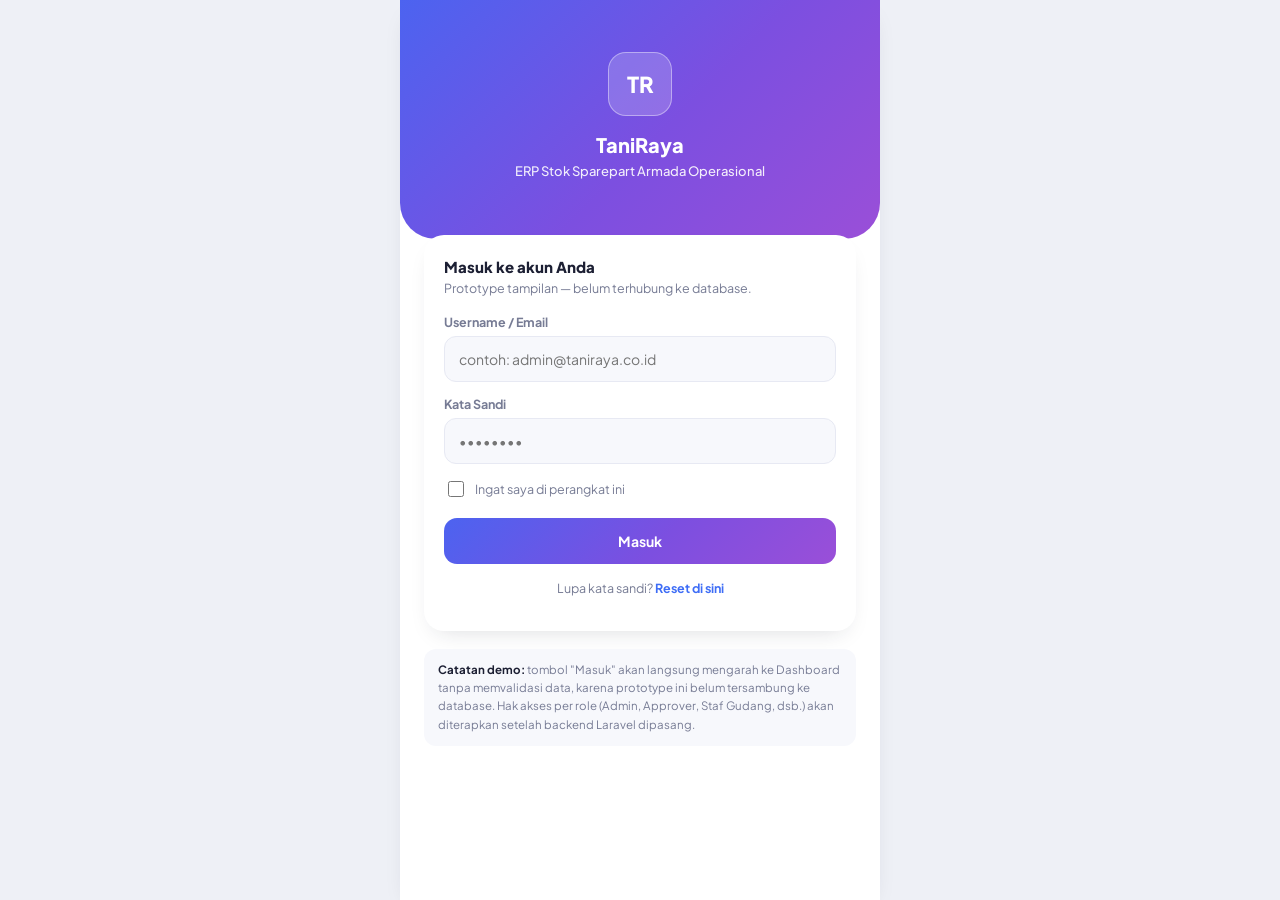
<file: index.html>
<!DOCTYPE html>
<html lang="id">
<head>
<meta charset="UTF-8">
<meta name="viewport" content="width=device-width, initial-scale=1.0">
<title>Masuk — TaniRaya ERP</title>
<link rel="stylesheet" href="css/style.css">
</head>
<body class="login-page">
<div class="app-shell">

  <div class="login-hero">
    <div class="login-hero__mark">TR</div>
    <h1>TaniRaya</h1>
    <p>ERP Stok Sparepart Armada Operasional</p>
  </div>

  <div class="login-form-wrap">
    <div class="login-card">
      <h2>Masuk ke akun Anda</h2>
      <p class="hint">Prototype tampilan — belum terhubung ke database.</p>

      <form id="loginForm" onsubmit="return handleLogin(event)">
        <div class="form-group">
          <label class="form-label" for="username">Username / Email</label>
          <input class="form-control" type="text" id="username" name="username" placeholder="contoh: admin@taniraya.co.id" autocomplete="username">
        </div>

        <div class="form-group">
          <label class="form-label" for="password">Kata Sandi</label>
          <input class="form-control" type="password" id="password" name="password" placeholder="••••••••" autocomplete="current-password">
        </div>

        <label class="form-check">
          <input type="checkbox" id="rememberMe">
          Ingat saya di perangkat ini
        </label>

        <button type="submit" class="btn btn-primary btn-block">Masuk</button>
      </form>

      <p class="login-footer-link">Lupa kata sandi? <a href="forgot-password.html">Reset di sini</a></p>
    </div>

    <div class="role-hint">
      <strong>Catatan demo:</strong> tombol "Masuk" akan langsung mengarah ke Dashboard tanpa memvalidasi data,
      karena prototype ini belum tersambung ke database. Hak akses per role (Admin, Approver, Staf Gudang, dsb.)
      akan diterapkan setelah backend Laravel dipasang.
    </div>
  </div>

</div>

<script src="js/main.js"></script>
<script>
  function handleLogin(event) {
    event.preventDefault();
    window.location.href = 'dashboard.html';
    return false;
  }
</script>
</body>
</html>
</file>
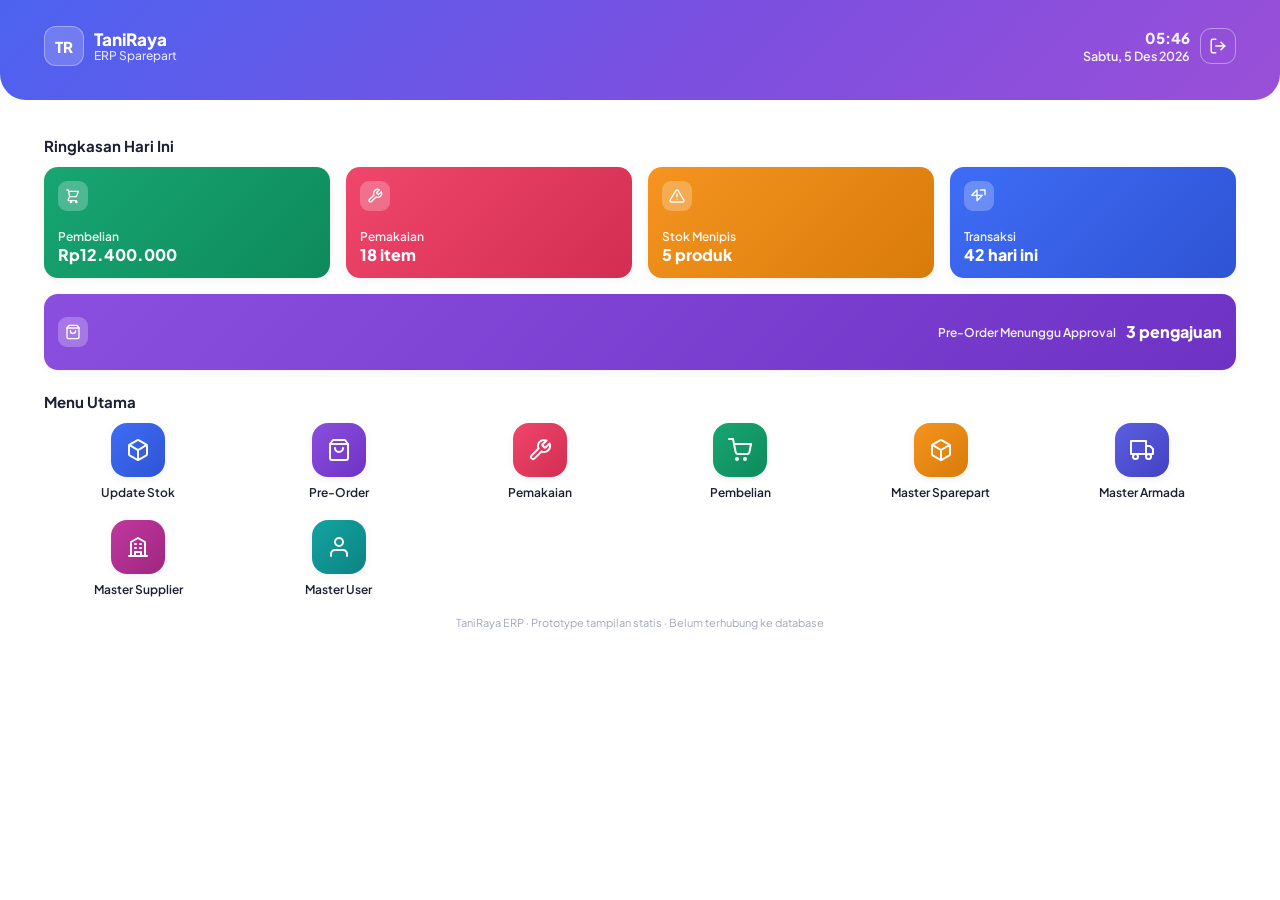
<file: dashboard.html>
<!DOCTYPE html>
<html lang="id">
<head>
<meta charset="UTF-8">
<meta name="viewport" content="width=device-width, initial-scale=1.0">
<title>Dashboard — TaniRaya ERP</title>
<link rel="stylesheet" href="css/style.css">
</head>
<body>
<div class="app-shell">

  <header class="app-header">
    <div class="app-header__row">
      <div class="brand">
        <span class="brand__mark">TR</span>
        <div class="brand__text">
          <strong>TaniRaya</strong>
          <span>ERP Sparepart</span>
        </div>
      </div>
      <div class="header-actions">
        <span id="liveClock" class="live-clock"></span>
        <button class="icon-btn icon-btn--ghost" onclick="window.location.href='index.html'" aria-label="Keluar">
          <svg viewBox="0 0 24 24" fill="none" stroke="currentColor" stroke-width="2" stroke-linecap="round" stroke-linejoin="round"><path d="M9 21H5a2 2 0 0 1-2-2V5a2 2 0 0 1 2-2h4"/><polyline points="16 17 21 12 16 7"/><line x1="21" y1="12" x2="9" y2="12"/></svg>
        </button>
      </div>
    </div>
  </header>

  <main class="app-main">

    <section class="section">
      <div class="section__head">
        <h2 class="section__title">Ringkasan Hari Ini</h2>
      </div>
      <div class="summary-grid">

        <a href="pembelian.html" class="summary-card summary-card--green">
          <span class="summary-card__icon">
            <svg viewBox="0 0 24 24" fill="none" stroke="#fff" stroke-width="2" stroke-linecap="round" stroke-linejoin="round"><path d="M3 3h2l.4 2M7 13h10l3-8H5.4M7 13L5.4 5M7 13l-2.3 4.6A1 1 0 0 0 5.6 19H17"/><circle cx="9" cy="21" r="1"/><circle cx="17" cy="21" r="1"/></svg>
          </span>
          <div class="summary-card__body">
            <span class="summary-card__label">Pembelian</span>
            <span class="summary-card__value">Rp12.400.000</span>
          </div>
        </a>

        <a href="pemakaian.html" class="summary-card summary-card--rose">
          <span class="summary-card__icon">
            <svg viewBox="0 0 24 24" fill="none" stroke="#fff" stroke-width="2" stroke-linecap="round" stroke-linejoin="round"><path d="M14.7 6.3a1 1 0 0 0 0 1.4l1.6 1.6a1 1 0 0 0 1.4 0l3.77-3.77a6 6 0 0 1-7.94 7.94l-6.91 6.91a2.12 2.12 0 0 1-3-3l6.91-6.91a6 6 0 0 1 7.94-7.94l-3.76 3.76z"/></svg>
          </span>
          <div class="summary-card__body">
            <span class="summary-card__label">Pemakaian</span>
            <span class="summary-card__value">18 item</span>
          </div>
        </a>

        <a href="master-sparepart.html" class="summary-card summary-card--amber">
          <span class="summary-card__icon">
            <svg viewBox="0 0 24 24" fill="none" stroke="#fff" stroke-width="2" stroke-linecap="round" stroke-linejoin="round"><path d="M10.29 3.86 1.82 18a2 2 0 0 0 1.71 3h16.94a2 2 0 0 0 1.71-3L13.71 3.86a2 2 0 0 0-3.42 0z"/><line x1="12" y1="9" x2="12" y2="13"/><line x1="12" y1="17" x2="12.01" y2="17"/></svg>
          </span>
          <div class="summary-card__body">
            <span class="summary-card__label">Stok Menipis</span>
            <span class="summary-card__value">5 produk</span>
          </div>
        </a>

        <a href="preorder.html" class="summary-card summary-card--blue">
          <span class="summary-card__icon">
            <svg viewBox="0 0 24 24" fill="none" stroke="#fff" stroke-width="2" stroke-linecap="round" stroke-linejoin="round"><path d="M9 11H1l8-8v8zm0 0v8l8-8H9z"/><path d="M14 3h7v7"/></svg>
          </span>
          <div class="summary-card__body">
            <span class="summary-card__label">Transaksi</span>
            <span class="summary-card__value">42 hari ini</span>
          </div>
        </a>

        <a href="preorder.html" class="summary-card summary-card--violet">
          <span class="summary-card__icon">
            <svg viewBox="0 0 24 24" fill="none" stroke="#fff" stroke-width="2" stroke-linecap="round" stroke-linejoin="round"><path d="M6 2 3 6v14a2 2 0 0 0 2 2h14a2 2 0 0 0 2-2V6l-3-4Z"/><path d="M3 6h18"/><path d="M16 10a4 4 0 0 1-8 0"/></svg>
          </span>
          <div class="summary-card__body">
            <span class="summary-card__label">Pre-Order Menunggu Approval</span>
            <span class="summary-card__value">3 pengajuan</span>
          </div>
        </a>

      </div>
    </section>

    <section class="section">
      <div class="section__head">
        <h2 class="section__title">Menu Utama</h2>
      </div>
      <div class="menu-grid">

        <a href="update-stok.html" class="menu-item">
          <span class="menu-item__icon menu-item__icon--blue">
            <svg viewBox="0 0 24 24" fill="none" stroke="currentColor" stroke-width="2" stroke-linecap="round" stroke-linejoin="round"><path d="M21 16V8a2 2 0 0 0-1-1.73l-7-4a2 2 0 0 0-2 0l-7 4A2 2 0 0 0 3 8v8a2 2 0 0 0 1 1.73l7 4a2 2 0 0 0 2 0l7-4A2 2 0 0 0 21 16z"/><polyline points="3.27 6.96 12 12.01 20.73 6.96"/><line x1="12" y1="22.08" x2="12" y2="12"/></svg>
          </span>
          <span class="menu-item__label">Update Stok</span>
        </a>

        <a href="preorder.html" class="menu-item">
          <span class="menu-item__icon menu-item__icon--violet">
            <svg viewBox="0 0 24 24" fill="none" stroke="currentColor" stroke-width="2" stroke-linecap="round" stroke-linejoin="round"><path d="M6 2 3 6v14a2 2 0 0 0 2 2h14a2 2 0 0 0 2-2V6l-3-4Z"/><path d="M3 6h18"/><path d="M16 10a4 4 0 0 1-8 0"/></svg>
          </span>
          <span class="menu-item__label">Pre-Order</span>
        </a>

        <a href="pemakaian.html" class="menu-item">
          <span class="menu-item__icon menu-item__icon--rose">
            <svg viewBox="0 0 24 24" fill="none" stroke="currentColor" stroke-width="2" stroke-linecap="round" stroke-linejoin="round"><path d="M14.7 6.3a1 1 0 0 0 0 1.4l1.6 1.6a1 1 0 0 0 1.4 0l3.77-3.77a6 6 0 0 1-7.94 7.94l-6.91 6.91a2.12 2.12 0 0 1-3-3l6.91-6.91a6 6 0 0 1 7.94-7.94l-3.76 3.76z"/></svg>
          </span>
          <span class="menu-item__label">Pemakaian</span>
        </a>

        <a href="pembelian.html" class="menu-item">
          <span class="menu-item__icon menu-item__icon--green">
            <svg viewBox="0 0 24 24" fill="none" stroke="currentColor" stroke-width="2" stroke-linecap="round" stroke-linejoin="round"><circle cx="9" cy="21" r="1"/><circle cx="17" cy="21" r="1"/><path d="M1 1h4l2.68 13.39a2 2 0 0 0 2 1.61h9.72a2 2 0 0 0 2-1.61L23 6H6"/></svg>
          </span>
          <span class="menu-item__label">Pembelian</span>
        </a>

        <a href="master-sparepart.html" class="menu-item">
          <span class="menu-item__icon menu-item__icon--amber">
            <svg viewBox="0 0 24 24" fill="none" stroke="currentColor" stroke-width="2" stroke-linecap="round" stroke-linejoin="round"><path d="M21 8a2 2 0 0 0-1-1.73l-7-4a2 2 0 0 0-2 0l-7 4A2 2 0 0 0 3 8v8a2 2 0 0 0 1 1.73l7 4a2 2 0 0 0 2 0l7-4A2 2 0 0 0 21 16V8z"/><path d="M3.27 6.96 12 12l8.73-5.04M12 22.08V12"/></svg>
          </span>
          <span class="menu-item__label">Master Sparepart</span>
        </a>        

        <a href="master-armada.html" class="menu-item">
          <span class="menu-item__icon menu-item__icon--indigo">
            <svg viewBox="0 0 24 24" fill="none" stroke="currentColor" stroke-width="2" stroke-linecap="round" stroke-linejoin="round"><rect x="1" y="3" width="15" height="13"/><polygon points="16 8 20 8 23 11 23 16 16 16 16 8"/><circle cx="5.5" cy="18.5" r="2.5"/><circle cx="18.5" cy="18.5" r="2.5"/></svg>
          </span>
          <span class="menu-item__label">Master Armada</span>
        </a>

        <a href="master-supplier.html" class="menu-item">
          <span class="menu-item__icon menu-item__icon--fuchsia">
            <svg viewBox="0 0 24 24" fill="none" stroke="currentColor" stroke-width="2" stroke-linecap="round" stroke-linejoin="round"><path d="M5 21V7l7-4 7 4v14"/><path d="M3 21h18"/><path d="M9 9h1"/><path d="M9 13h1"/><path d="M14 9h1"/><path d="M14 13h1"/><path d="M9 21v-4h6v4"/></svg>
          </span>
          <span class="menu-item__label">Master Supplier</span>
        </a>

        <a href="master-user.html" class="menu-item">
          <span class="menu-item__icon menu-item__icon--teal">
            <svg viewBox="0 0 24 24" fill="none" stroke="currentColor" stroke-width="2" stroke-linecap="round" stroke-linejoin="round"><path d="M20 21v-2a4 4 0 0 0-4-4H8a4 4 0 0 0-4 4v2"/><circle cx="12" cy="7" r="4"/></svg>
          </span>
          <span class="menu-item__label">Master User</span>
        </a>        

      </div>
    </section>

    <p class="demo-note">TaniRaya ERP · Prototype tampilan statis · Belum terhubung ke database</p>

  </main>
</div>

<script src="js/main.js"></script>
</body>
</html>
</file>
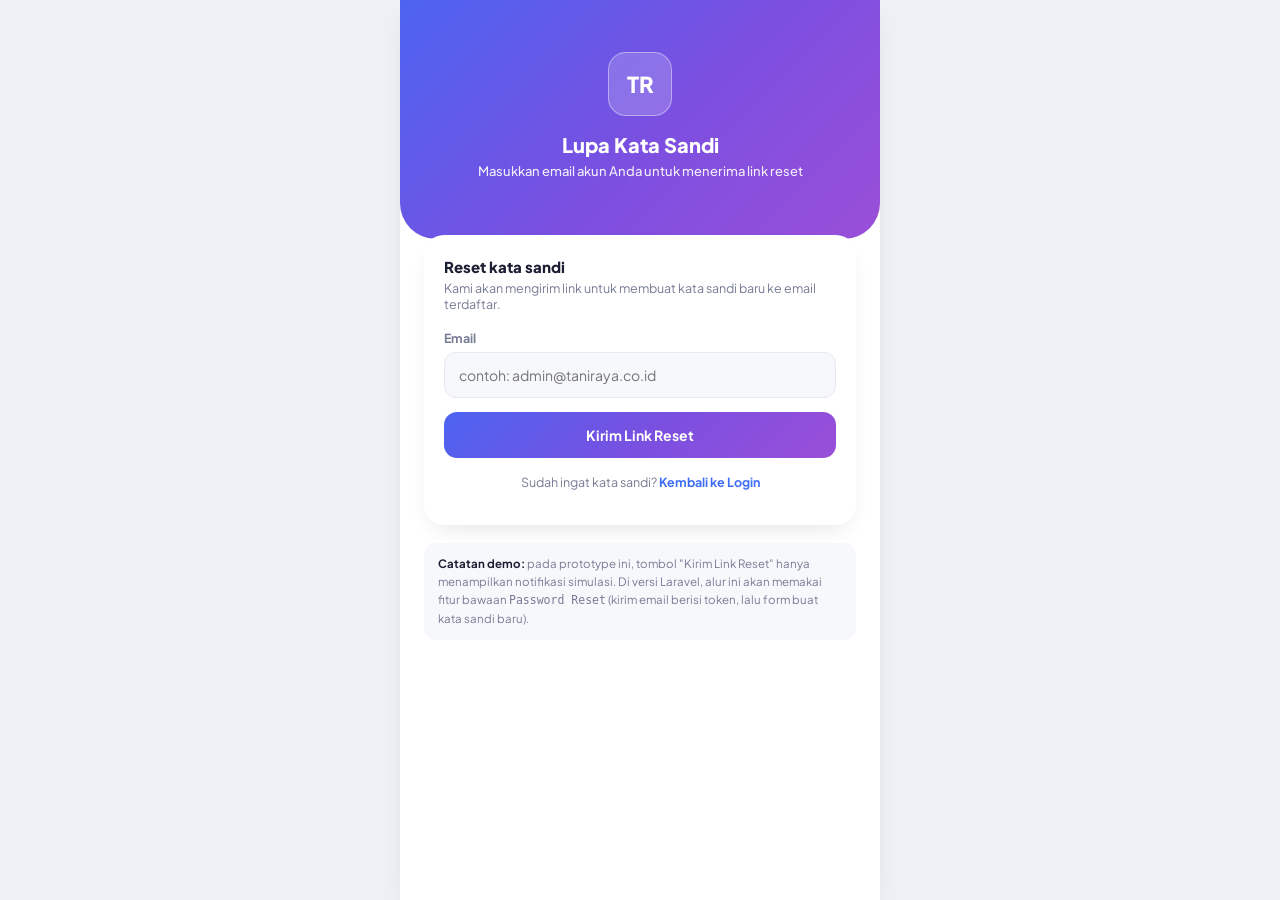
<file: forgot-password.html>
<!DOCTYPE html>
<html lang="id">
<head>
<meta charset="UTF-8">
<meta name="viewport" content="width=device-width, initial-scale=1.0">
<title>Lupa Kata Sandi — TaniRaya ERP</title>
<link rel="stylesheet" href="css/style.css">
</head>
<body class="login-page">
<div class="app-shell">

  <div class="login-hero">
    <div class="login-hero__mark">TR</div>
    <h1>Lupa Kata Sandi</h1>
    <p>Masukkan email akun Anda untuk menerima link reset</p>
  </div>

  <div class="login-form-wrap">
    <div class="login-card">
      <h2>Reset kata sandi</h2>
      <p class="hint">Kami akan mengirim link untuk membuat kata sandi baru ke email terdaftar.</p>

      <form id="forgotForm" onsubmit="return handleForgot(event)">
        <div class="form-group">
          <label class="form-label" for="fp-email">Email</label>
          <input class="form-control" type="email" id="fp-email" placeholder="contoh: admin@taniraya.co.id" required>
        </div>

        <button type="submit" class="btn btn-primary btn-block">Kirim Link Reset</button>
      </form>

      <p class="login-footer-link">Sudah ingat kata sandi? <a href="index.html">Kembali ke Login</a></p>
    </div>

    <div class="role-hint">
      <strong>Catatan demo:</strong> pada prototype ini, tombol "Kirim Link Reset" hanya menampilkan
      notifikasi simulasi. Di versi Laravel, alur ini akan memakai fitur bawaan
      <code>Password Reset</code> (kirim email berisi token, lalu form buat kata sandi baru).
    </div>
  </div>

</div>

<script src="js/main.js"></script>
<script>
  function handleForgot(event) {
    event.preventDefault();
    showToast('Link reset password terkirim ke email (demo)');
    return false;
  }
</script>
</body>
</html>
</file>
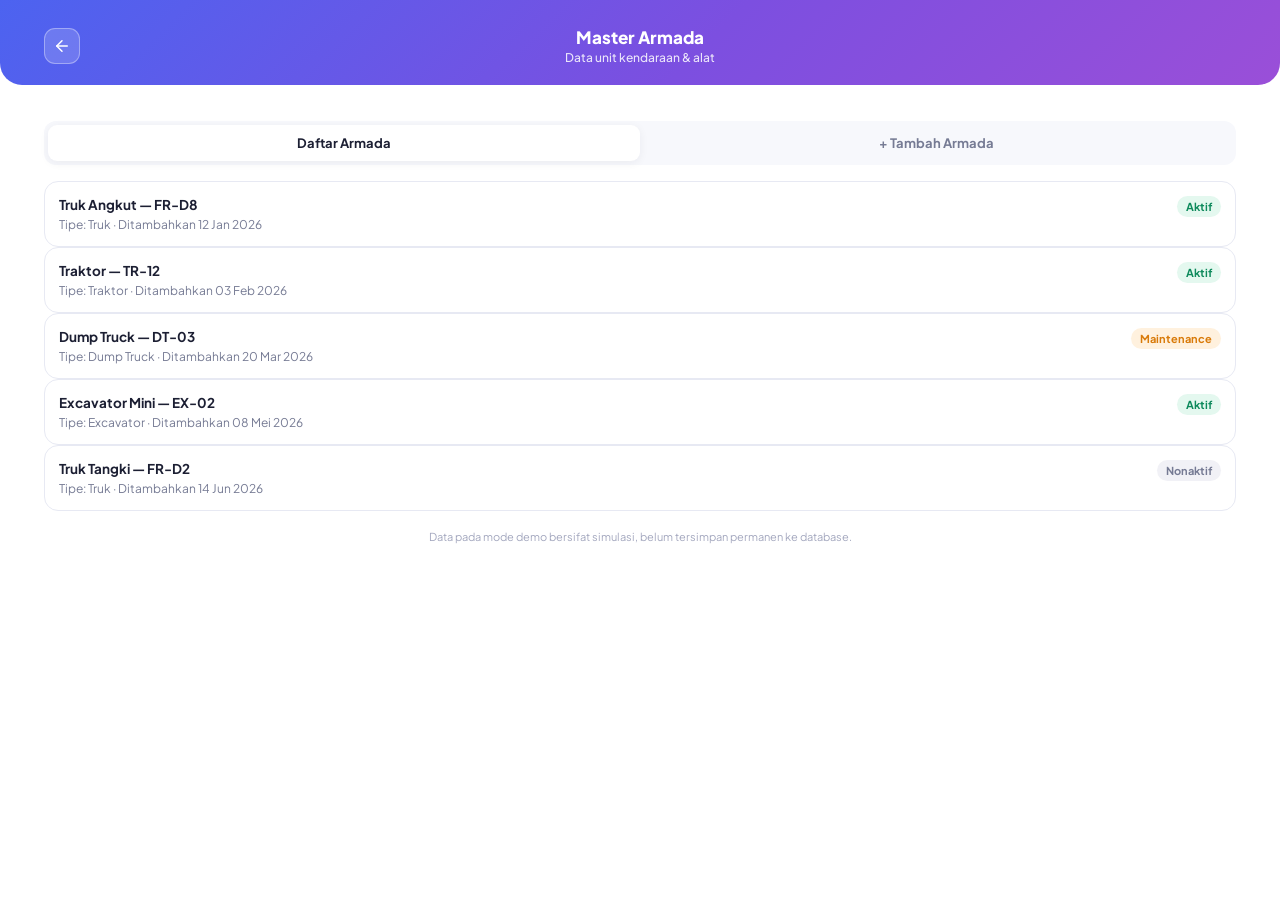
<file: master-armada.html>
<!DOCTYPE html>
<html lang="id">
<head>
<meta charset="UTF-8">
<meta name="viewport" content="width=device-width, initial-scale=1.0">
<title>Master Armada — TaniRaya ERP</title>
<link rel="stylesheet" href="css/style.css">
</head>
<body>
<div class="app-shell">

  <header class="app-header app-header--sub">
    <div class="app-header__row">
      <button class="icon-btn" onclick="window.location.href='dashboard.html'" aria-label="Kembali">
        <svg viewBox="0 0 24 24" fill="none" stroke="currentColor" stroke-width="2" stroke-linecap="round" stroke-linejoin="round"><line x1="19" y1="12" x2="5" y2="12"/><polyline points="12 19 5 12 12 5"/></svg>
      </button>
      <div class="app-header__titles">
        <div class="app-header__title">Master Armada</div>
        <div class="app-header__sub">Data unit kendaraan &amp; alat</div>
      </div>
      <span style="width:36px"></span>
    </div>
  </header>

  <main class="app-main">

    <div class="tabs">
      <button class="tab-btn is-active" data-tab-target="viewList">Daftar Armada</button>
      <button class="tab-btn" data-tab-target="viewForm">+ Tambah Armada</button>
    </div>

    <!-- ===================== LIST VIEW ===================== -->
    <section id="viewList" class="view list-view is-active">

      <div class="list-card">
        <div class="list-card__main">
          <span class="list-card__title">Truk Angkut — FR-D8</span>
          <span class="list-card__meta">Tipe: Truk · Ditambahkan 12 Jan 2026</span>
        </div>
        <div class="list-card__side">
          <span class="badge badge--active">Aktif</span>
        </div>
      </div>

      <div class="list-card">
        <div class="list-card__main">
          <span class="list-card__title">Traktor — TR-12</span>
          <span class="list-card__meta">Tipe: Traktor · Ditambahkan 03 Feb 2026</span>
        </div>
        <div class="list-card__side">
          <span class="badge badge--active">Aktif</span>
        </div>
      </div>

      <div class="list-card">
        <div class="list-card__main">
          <span class="list-card__title">Dump Truck — DT-03</span>
          <span class="list-card__meta">Tipe: Dump Truck · Ditambahkan 20 Mar 2026</span>
        </div>
        <div class="list-card__side">
          <span class="badge badge--pending">Maintenance</span>
        </div>
      </div>

      <div class="list-card">
        <div class="list-card__main">
          <span class="list-card__title">Excavator Mini — EX-02</span>
          <span class="list-card__meta">Tipe: Excavator · Ditambahkan 08 Mei 2026</span>
        </div>
        <div class="list-card__side">
          <span class="badge badge--active">Aktif</span>
        </div>
      </div>

      <div class="list-card">
        <div class="list-card__main">
          <span class="list-card__title">Truk Tangki — FR-D2</span>
          <span class="list-card__meta">Tipe: Truk · Ditambahkan 14 Jun 2026</span>
        </div>
        <div class="list-card__side">
          <span class="badge badge--inactive">Nonaktif</span>
        </div>
      </div>

    </section>

    <!-- ===================== FORM VIEW ===================== -->
    <section id="viewForm" class="view">
      <form onsubmit="return handleDemoSubmit(event, 'Data armada tersimpan (demo)', 'viewList')">

        <div class="form-row">
          <div class="form-group">
            <label class="form-label" for="ma-kode">Kode Armada</label>
            <input class="form-control" id="ma-kode" placeholder="contoh: FR-D9" required>
          </div>
          <div class="form-group">
            <label class="form-label" for="ma-tipe">Tipe</label>
            <select class="form-control" id="ma-tipe">
              <option>Truk</option>
              <option>Traktor</option>
              <option>Dump Truck</option>
              <option>Excavator</option>
              <option>Lainnya</option>
            </select>
          </div>
        </div>

        <div class="form-group">
          <label class="form-label" for="ma-nama">Nama / Keterangan Armada</label>
          <input class="form-control" id="ma-nama" placeholder="contoh: Truk Angkut Blok A" required>
        </div>

        <div class="form-group">
          <label class="form-label" for="ma-status">Status</label>
          <select class="form-control" id="ma-status">
            <option>Aktif</option>
            <option>Maintenance</option>
            <option>Nonaktif</option>
          </select>
        </div>

        <div class="form-group">
          <label class="form-label" for="ma-catatan">Catatan</label>
          <textarea class="form-control" id="ma-catatan" rows="3" placeholder="opsional"></textarea>
        </div>

        <button type="submit" class="btn btn-primary btn-block">Simpan Armada</button>
      </form>
    </section>

    <p class="demo-note">Data pada mode demo bersifat simulasi, belum tersimpan permanen ke database.</p>

  </main>
</div>

<script src="js/main.js"></script>
</body>
</html>
</file>
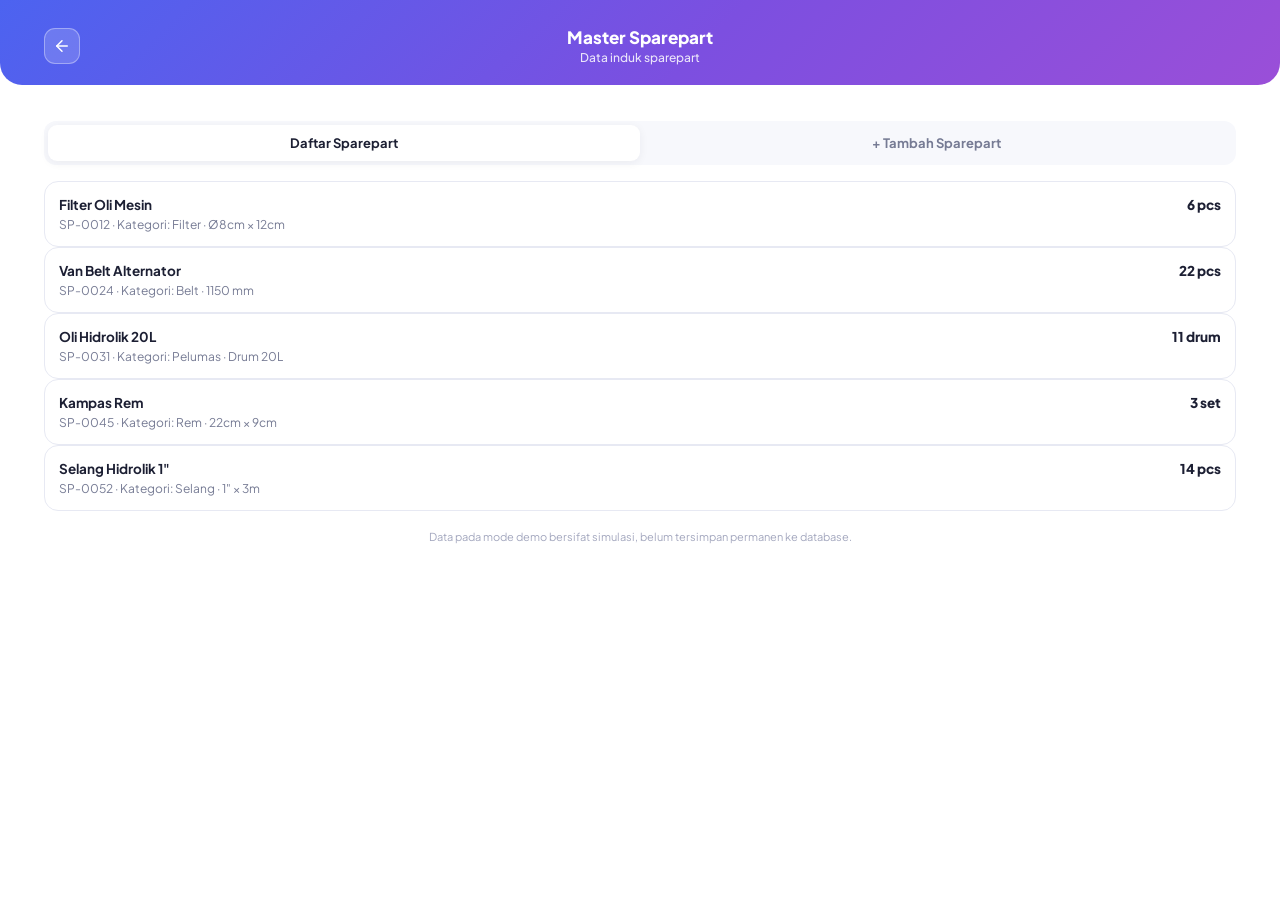
<file: master-sparepart.html>
<!DOCTYPE html>
<html lang="id">
<head>
<meta charset="UTF-8">
<meta name="viewport" content="width=device-width, initial-scale=1.0">
<title>Master Sparepart — TaniRaya ERP</title>
<link rel="stylesheet" href="css/style.css">
</head>
<body>
<div class="app-shell">

  <header class="app-header app-header--sub">
    <div class="app-header__row">
      <button class="icon-btn" onclick="window.location.href='dashboard.html'" aria-label="Kembali">
        <svg viewBox="0 0 24 24" fill="none" stroke="currentColor" stroke-width="2" stroke-linecap="round" stroke-linejoin="round"><line x1="19" y1="12" x2="5" y2="12"/><polyline points="12 19 5 12 12 5"/></svg>
      </button>
      <div class="app-header__titles">
        <div class="app-header__title">Master Sparepart</div>
        <div class="app-header__sub">Data induk sparepart</div>
      </div>
      <span style="width:36px"></span>
    </div>
  </header>

  <main class="app-main">

    <div class="tabs">
      <button class="tab-btn is-active" data-tab-target="viewList">Daftar Sparepart</button>
      <button class="tab-btn" data-tab-target="viewForm">+ Tambah Sparepart</button>
    </div>

    <!-- ===================== LIST VIEW ===================== -->
    <section id="viewList" class="view list-view is-active">

      <div class="list-card">
        <div class="list-card__main">
          <span class="list-card__title">Filter Oli Mesin</span>
          <span class="list-card__meta">SP-0012 · Kategori: Filter · Ø8cm × 12cm</span>
        </div>
        <div class="list-card__side">
          <span class="list-card__value">6 pcs</span>
        </div>
      </div>

      <div class="list-card">
        <div class="list-card__main">
          <span class="list-card__title">Van Belt Alternator</span>
          <span class="list-card__meta">SP-0024 · Kategori: Belt · 1150 mm</span>
        </div>
        <div class="list-card__side">
          <span class="list-card__value">22 pcs</span>
        </div>
      </div>

      <div class="list-card">
        <div class="list-card__main">
          <span class="list-card__title">Oli Hidrolik 20L</span>
          <span class="list-card__meta">SP-0031 · Kategori: Pelumas · Drum 20L</span>
        </div>
        <div class="list-card__side">
          <span class="list-card__value">11 drum</span>
        </div>
      </div>

      <div class="list-card">
        <div class="list-card__main">
          <span class="list-card__title">Kampas Rem</span>
          <span class="list-card__meta">SP-0045 · Kategori: Rem · 22cm × 9cm</span>
        </div>
        <div class="list-card__side">
          <span class="list-card__value">3 set</span>
        </div>
      </div>

      <div class="list-card">
        <div class="list-card__main">
          <span class="list-card__title">Selang Hidrolik 1"</span>
          <span class="list-card__meta">SP-0052 · Kategori: Selang · 1" × 3m</span>
        </div>
        <div class="list-card__side">
          <span class="list-card__value">14 pcs</span>
        </div>
      </div>

    </section>

    <!-- ===================== FORM VIEW ===================== -->
    <section id="viewForm" class="view">
      <form onsubmit="return handleDemoSubmit(event, 'Sparepart baru tersimpan ke master data (demo)', 'viewList')">

        <div class="form-row">
          <div class="form-group">
            <label class="form-label" for="ms-kode">Kode Sparepart</label>
            <input class="form-control" id="ms-kode" placeholder="contoh: SP-0060">
          </div>
          <div class="form-group">
            <label class="form-label" for="ms-kategori">Jenis / Kategori</label>
            <select class="form-control" id="ms-kategori">
              <option>Filter</option>
              <option>Belt</option>
              <option>Pelumas</option>
              <option>Rem</option>
              <option>Selang</option>
              <option>Kelistrikan</option>
              <option>Lainnya</option>
            </select>
          </div>
        </div>

        <div class="form-group">
          <label class="form-label" for="ms-nama">Nama Sparepart</label>
          <input class="form-control" id="ms-nama" placeholder="contoh: Filter Oli Mesin" required>
        </div>

        <div class="form-group">
          <label class="form-label" for="ms-dimensi">Dimensi / Ukuran</label>
          <input class="form-control" id="ms-dimensi" placeholder="contoh: Ø8cm × 12cm, atau 1150mm">
        </div>

        <div class="form-row">
          <div class="form-group">
            <label class="form-label" for="ms-satuan">Satuan</label>
            <select class="form-control" id="ms-satuan">
              <option>Pcs</option>
              <option>Set</option>
              <option>Drum</option>
              <option>Liter</option>
              <option>Meter</option>
            </select>
          </div>
          <div class="form-group">
            <label class="form-label" for="ms-minstok">Stok Minimum</label>
            <input class="form-control" id="ms-minstok" type="number" min="0" placeholder="0">
          </div>
        </div>

        <div class="form-row">
          <div class="form-group">
            <label class="form-label" for="ms-harga">Harga Standar (Rp)</label>
            <input class="form-control" id="ms-harga" type="number" min="0" placeholder="0">
          </div>
          <div class="form-group">
            <label class="form-label" for="ms-supplier">Supplier Utama</label>
            <input class="form-control" id="ms-supplier" placeholder="contoh: CV Sumber Sparepart">
          </div>
        </div>

        <button type="submit" class="btn btn-primary btn-block">Simpan Sparepart</button>
      </form>
    </section>

    <p class="demo-note">Data pada mode demo bersifat simulasi, belum tersimpan permanen ke database.</p>

  </main>
</div>

<script src="js/main.js"></script>
</body>
</html>
</file>
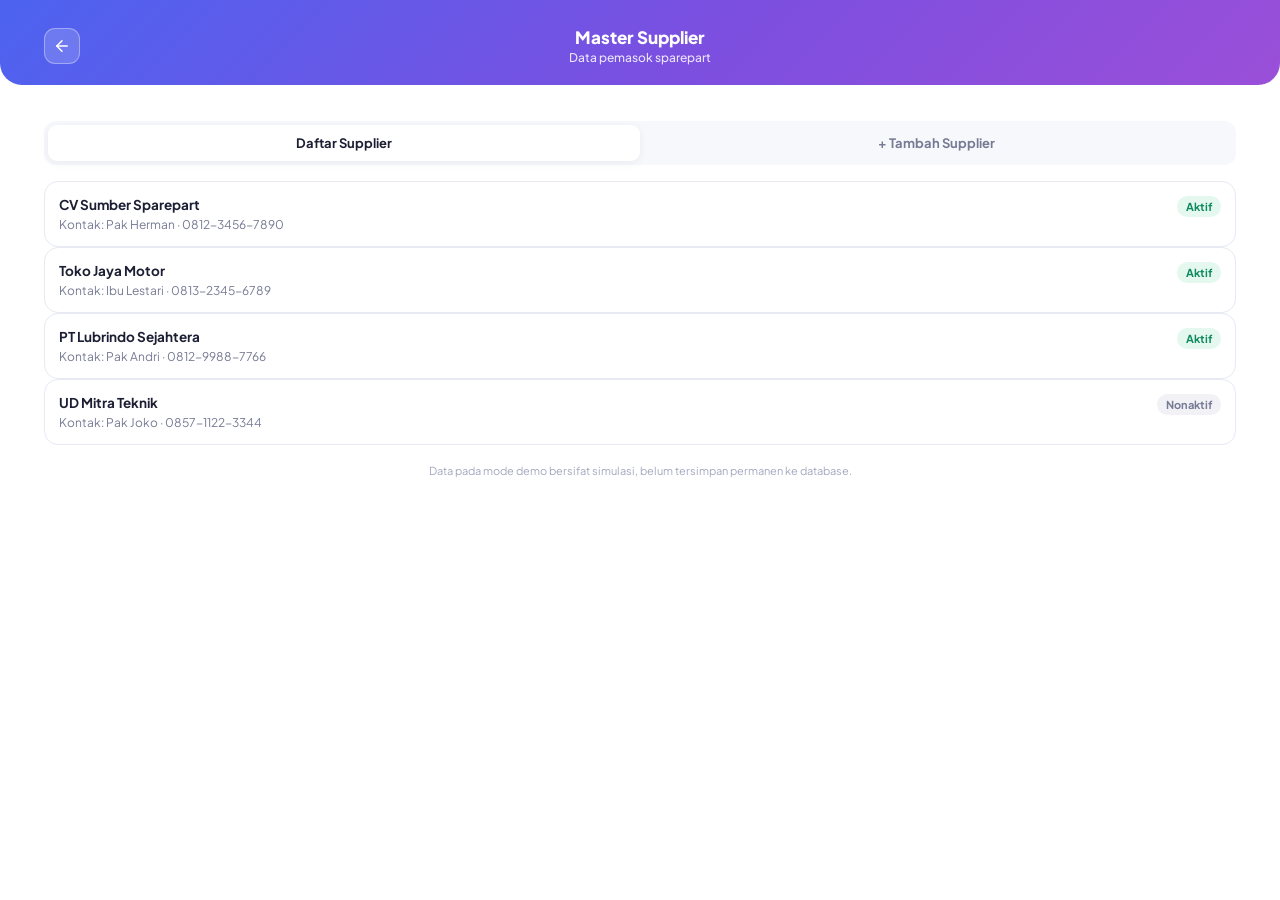
<file: master-supplier.html>
<!DOCTYPE html>
<html lang="id">
<head>
<meta charset="UTF-8">
<meta name="viewport" content="width=device-width, initial-scale=1.0">
<title>Master Supplier — TaniRaya ERP</title>
<link rel="stylesheet" href="css/style.css">
</head>
<body>
<div class="app-shell">

  <header class="app-header app-header--sub">
    <div class="app-header__row">
      <button class="icon-btn" onclick="window.location.href='dashboard.html'" aria-label="Kembali">
        <svg viewBox="0 0 24 24" fill="none" stroke="currentColor" stroke-width="2" stroke-linecap="round" stroke-linejoin="round"><line x1="19" y1="12" x2="5" y2="12"/><polyline points="12 19 5 12 12 5"/></svg>
      </button>
      <div class="app-header__titles">
        <div class="app-header__title">Master Supplier</div>
        <div class="app-header__sub">Data pemasok sparepart</div>
      </div>
      <span style="width:36px"></span>
    </div>
  </header>

  <main class="app-main">

    <div class="tabs">
      <button class="tab-btn is-active" data-tab-target="viewList">Daftar Supplier</button>
      <button class="tab-btn" data-tab-target="viewForm">+ Tambah Supplier</button>
    </div>

    <!-- ===================== LIST VIEW ===================== -->
    <section id="viewList" class="view list-view is-active">

      <div class="list-card">
        <div class="list-card__main">
          <span class="list-card__title">CV Sumber Sparepart</span>
          <span class="list-card__meta">Kontak: Pak Herman · 0812-3456-7890</span>
        </div>
        <div class="list-card__side">
          <span class="badge badge--active">Aktif</span>
        </div>
      </div>

      <div class="list-card">
        <div class="list-card__main">
          <span class="list-card__title">Toko Jaya Motor</span>
          <span class="list-card__meta">Kontak: Ibu Lestari · 0813-2345-6789</span>
        </div>
        <div class="list-card__side">
          <span class="badge badge--active">Aktif</span>
        </div>
      </div>

      <div class="list-card">
        <div class="list-card__main">
          <span class="list-card__title">PT Lubrindo Sejahtera</span>
          <span class="list-card__meta">Kontak: Pak Andri · 0812-9988-7766</span>
        </div>
        <div class="list-card__side">
          <span class="badge badge--active">Aktif</span>
        </div>
      </div>

      <div class="list-card">
        <div class="list-card__main">
          <span class="list-card__title">UD Mitra Teknik</span>
          <span class="list-card__meta">Kontak: Pak Joko · 0857-1122-3344</span>
        </div>
        <div class="list-card__side">
          <span class="badge badge--inactive">Nonaktif</span>
        </div>
      </div>

    </section>

    <!-- ===================== FORM VIEW ===================== -->
    <section id="viewForm" class="view">
      <form onsubmit="return handleDemoSubmit(event, 'Data supplier tersimpan (demo)', 'viewList')">

        <div class="form-group">
          <label class="form-label" for="sp-nama">Nama Supplier</label>
          <input class="form-control" id="sp-nama" placeholder="contoh: CV Sumber Sparepart" required>
        </div>

        <div class="form-row">
          <div class="form-group">
            <label class="form-label" for="sp-kontak">Nama Kontak (PIC)</label>
            <input class="form-control" id="sp-kontak" placeholder="contoh: Pak Herman">
          </div>
          <div class="form-group">
            <label class="form-label" for="sp-telepon">No. Telepon</label>
            <input class="form-control" id="sp-telepon" placeholder="08xx-xxxx-xxxx">
          </div>
        </div>

        <div class="form-group">
          <label class="form-label" for="sp-email">Email</label>
          <input class="form-control" id="sp-email" type="email" placeholder="opsional">
        </div>

        <div class="form-group">
          <label class="form-label" for="sp-alamat">Alamat</label>
          <textarea class="form-control" id="sp-alamat" rows="3" placeholder="opsional"></textarea>
        </div>

        <div class="form-group">
          <label class="form-label" for="sp-status">Status</label>
          <select class="form-control" id="sp-status">
            <option>Aktif</option>
            <option>Nonaktif</option>
          </select>
        </div>

        <button type="submit" class="btn btn-primary btn-block">Simpan Supplier</button>
      </form>
    </section>

    <p class="demo-note">Data pada mode demo bersifat simulasi, belum tersimpan permanen ke database.</p>

  </main>
</div>

<script src="js/main.js"></script>
</body>
</html>
</file>
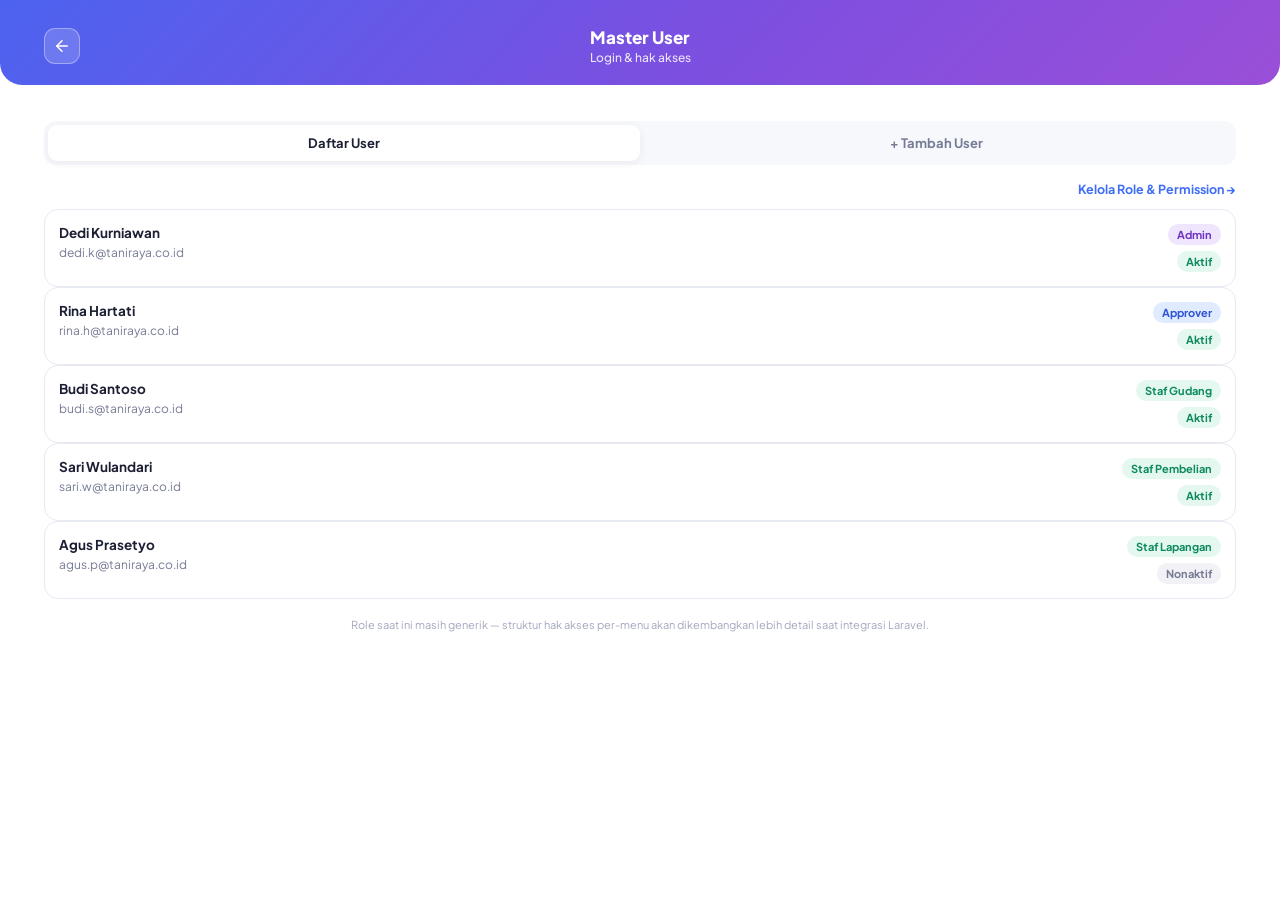
<file: master-user.html>
<!DOCTYPE html>
<html lang="id">
<head>
<meta charset="UTF-8">
<meta name="viewport" content="width=device-width, initial-scale=1.0">
<title>Master User — TaniRaya ERP</title>
<link rel="stylesheet" href="css/style.css">
</head>
<body>
<div class="app-shell">

  <header class="app-header app-header--sub">
    <div class="app-header__row">
      <button class="icon-btn" onclick="window.location.href='dashboard.html'" aria-label="Kembali">
        <svg viewBox="0 0 24 24" fill="none" stroke="currentColor" stroke-width="2" stroke-linecap="round" stroke-linejoin="round"><line x1="19" y1="12" x2="5" y2="12"/><polyline points="12 19 5 12 12 5"/></svg>
      </button>
      <div class="app-header__titles">
        <div class="app-header__title">Master User</div>
        <div class="app-header__sub">Login &amp; hak akses</div>
      </div>
      <span style="width:36px"></span>
    </div>
  </header>

  <main class="app-main">

    <div class="tabs">
      <button class="tab-btn is-active" data-tab-target="viewList">Daftar User</button>
      <button class="tab-btn" data-tab-target="viewForm">+ Tambah User</button>
    </div>

    <div style="display:flex; justify-content:flex-end; margin-bottom:12px;">
      <a href="role-permission.html" class="section__link">Kelola Role &amp; Permission →</a>
    </div>

    <!-- ===================== LIST VIEW ===================== -->
    <section id="viewList" class="view list-view is-active">

      <div class="list-card">
        <div class="list-card__main">
          <span class="list-card__title">Dedi Kurniawan</span>
          <span class="list-card__meta">dedi.k@taniraya.co.id</span>
        </div>
        <div class="list-card__side">
          <span class="badge badge--role-admin">Admin</span>
          <span class="badge badge--active">Aktif</span>
        </div>
      </div>

      <div class="list-card">
        <div class="list-card__main">
          <span class="list-card__title">Rina Hartati</span>
          <span class="list-card__meta">rina.h@taniraya.co.id</span>
        </div>
        <div class="list-card__side">
          <span class="badge badge--role-approver">Approver</span>
          <span class="badge badge--active">Aktif</span>
        </div>
      </div>

      <div class="list-card">
        <div class="list-card__main">
          <span class="list-card__title">Budi Santoso</span>
          <span class="list-card__meta">budi.s@taniraya.co.id</span>
        </div>
        <div class="list-card__side">
          <span class="badge badge--role-staff">Staf Gudang</span>
          <span class="badge badge--active">Aktif</span>
        </div>
      </div>

      <div class="list-card">
        <div class="list-card__main">
          <span class="list-card__title">Sari Wulandari</span>
          <span class="list-card__meta">sari.w@taniraya.co.id</span>
        </div>
        <div class="list-card__side">
          <span class="badge badge--role-staff">Staf Pembelian</span>
          <span class="badge badge--active">Aktif</span>
        </div>
      </div>

      <div class="list-card">
        <div class="list-card__main">
          <span class="list-card__title">Agus Prasetyo</span>
          <span class="list-card__meta">agus.p@taniraya.co.id</span>
        </div>
        <div class="list-card__side">
          <span class="badge badge--role-staff">Staf Lapangan</span>
          <span class="badge badge--inactive">Nonaktif</span>
        </div>
      </div>

    </section>

    <!-- ===================== FORM VIEW ===================== -->
    <section id="viewForm" class="view">
      <form onsubmit="return handleDemoSubmit(event, 'User baru tersimpan (demo)', 'viewList')">

        <div class="form-group">
          <label class="form-label" for="mu-nama">Nama Lengkap</label>
          <input class="form-control" id="mu-nama" placeholder="contoh: Dedi Kurniawan" required>
        </div>

        <div class="form-group">
          <label class="form-label" for="mu-email">Email / Username</label>
          <input class="form-control" id="mu-email" type="email" placeholder="nama@taniraya.co.id" required>
        </div>

        <div class="form-group">
          <label class="form-label" for="mu-password">Kata Sandi Awal</label>
          <input class="form-control" id="mu-password" type="password" placeholder="••••••••">
        </div>

        <div class="form-group">
          <label class="form-label" for="mu-role">Role / Hak Akses</label>
          <select class="form-control" id="mu-role">
            <option>Admin — akses penuh semua menu</option>
            <option>Approver — approve pre-order</option>
            <option>Staf Gudang — stok &amp; pemakaian</option>
            <option>Staf Pembelian — pembelian sparepart</option>
            <option>Staf Lapangan — input pemakaian</option>
          </select>
        </div>

        <div class="form-group">
          <label class="form-label" for="mu-status">Status</label>
          <select class="form-control" id="mu-status">
            <option>Aktif</option>
            <option>Nonaktif</option>
          </select>
        </div>

        <button type="submit" class="btn btn-primary btn-block">Simpan User</button>
      </form>
    </section>

    <p class="demo-note">Role saat ini masih generik — struktur hak akses per-menu akan dikembangkan lebih detail saat integrasi Laravel.</p>

  </main>
</div>

<script src="js/main.js"></script>
</body>
</html>
</file>
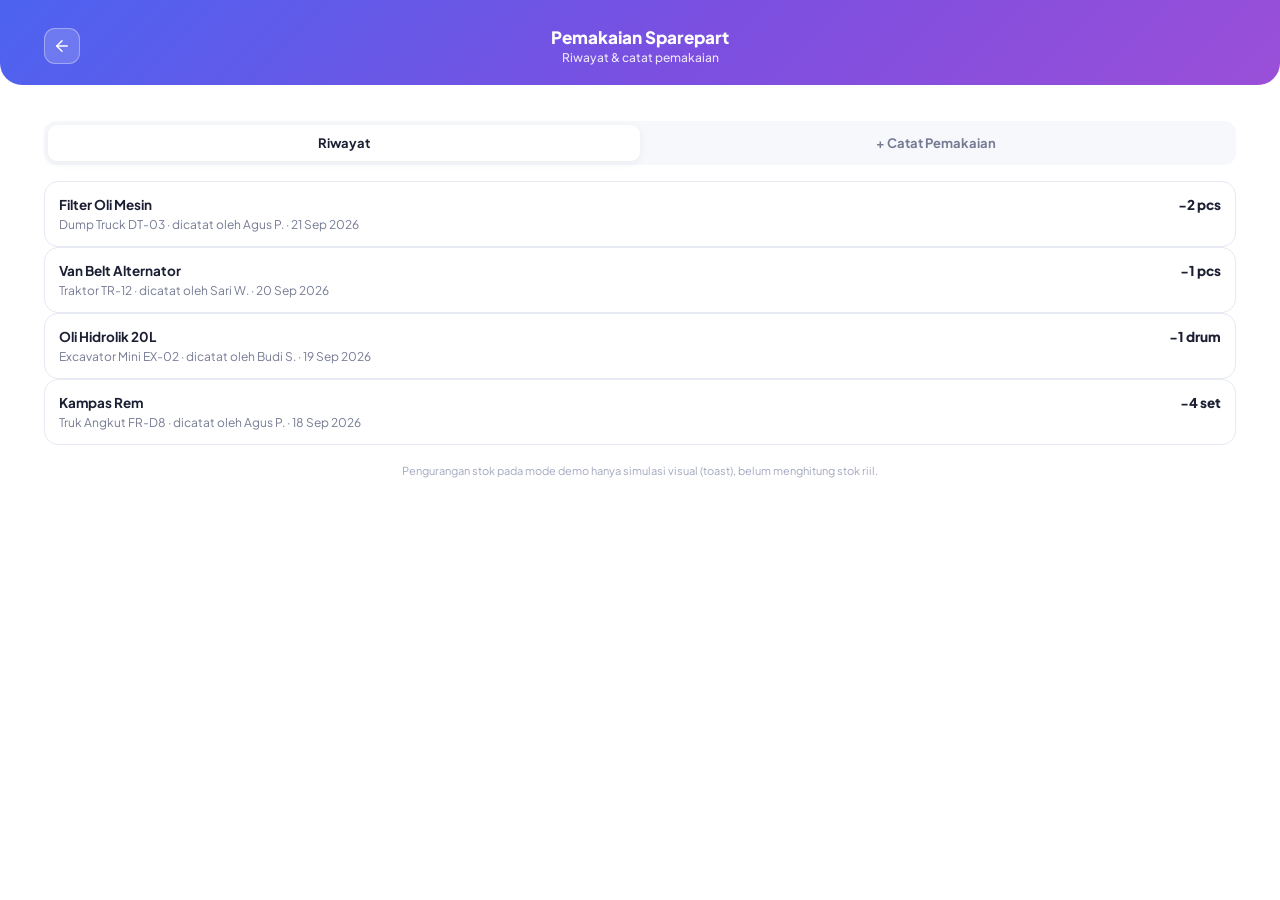
<file: pemakaian.html>
<!DOCTYPE html>
<html lang="id">
<head>
<meta charset="UTF-8">
<meta name="viewport" content="width=device-width, initial-scale=1.0">
<title>Pemakaian Sparepart — TaniRaya ERP</title>
<link rel="stylesheet" href="css/style.css">
</head>
<body>
<div class="app-shell">

  <header class="app-header app-header--sub">
    <div class="app-header__row">
      <button class="icon-btn" onclick="window.location.href='dashboard.html'" aria-label="Kembali">
        <svg viewBox="0 0 24 24" fill="none" stroke="currentColor" stroke-width="2" stroke-linecap="round" stroke-linejoin="round"><line x1="19" y1="12" x2="5" y2="12"/><polyline points="12 19 5 12 12 5"/></svg>
      </button>
      <div class="app-header__titles">
        <div class="app-header__title">Pemakaian Sparepart</div>
        <div class="app-header__sub">Riwayat &amp; catat pemakaian</div>
      </div>
      <span style="width:36px"></span>
    </div>
  </header>

  <main class="app-main">

    <div class="tabs">
      <button class="tab-btn is-active" data-tab-target="viewList">Riwayat</button>
      <button class="tab-btn" data-tab-target="viewForm">+ Catat Pemakaian</button>
    </div>

    <!-- ===================== LIST VIEW ===================== -->
    <section id="viewList" class="view list-view is-active">

      <div class="list-card">
        <div class="list-card__main">
          <span class="list-card__title">Filter Oli Mesin</span>
          <span class="list-card__meta">Dump Truck DT-03 · dicatat oleh Agus P. · 21 Sep 2026</span>
        </div>
        <div class="list-card__side">
          <span class="list-card__value">−2 pcs</span>
        </div>
      </div>

      <div class="list-card">
        <div class="list-card__main">
          <span class="list-card__title">Van Belt Alternator</span>
          <span class="list-card__meta">Traktor TR-12 · dicatat oleh Sari W. · 20 Sep 2026</span>
        </div>
        <div class="list-card__side">
          <span class="list-card__value">−1 pcs</span>
        </div>
      </div>

      <div class="list-card">
        <div class="list-card__main">
          <span class="list-card__title">Oli Hidrolik 20L</span>
          <span class="list-card__meta">Excavator Mini EX-02 · dicatat oleh Budi S. · 19 Sep 2026</span>
        </div>
        <div class="list-card__side">
          <span class="list-card__value">−1 drum</span>
        </div>
      </div>

      <div class="list-card">
        <div class="list-card__main">
          <span class="list-card__title">Kampas Rem</span>
          <span class="list-card__meta">Truk Angkut FR-D8 · dicatat oleh Agus P. · 18 Sep 2026</span>
        </div>
        <div class="list-card__side">
          <span class="list-card__value">−4 set</span>
        </div>
      </div>

    </section>

    <!-- ===================== FORM VIEW ===================== -->
    <section id="viewForm" class="view">
      <form onsubmit="return handleDemoSubmit(event, 'Pemakaian sparepart tercatat, stok akan otomatis berkurang (demo)', 'viewList')">

        <div class="form-group">
          <label class="form-label" for="pk-sparepart">Sparepart</label>
          <select class="form-control" id="pk-sparepart" required>
            <option value="">Pilih sparepart…</option>
            <option>Filter Oli Mesin</option>
            <option>Van Belt Alternator</option>
            <option>Oli Hidrolik 20L</option>
            <option>Kampas Rem</option>
          </select>
        </div>

        <div class="form-row">
          <div class="form-group">
            <label class="form-label" for="pk-qty">Jumlah Dipakai</label>
            <input class="form-control" id="pk-qty" type="number" min="1" placeholder="0" required>
          </div>
          <div class="form-group">
            <label class="form-label" for="pk-tanggal">Tanggal</label>
            <input class="form-control" id="pk-tanggal" type="date">
          </div>
        </div>

        <div class="form-group">
          <label class="form-label" for="pk-armada">Unit Armada / Alat</label>
          <select class="form-control" id="pk-armada">
            <option>Truk Angkut — FR-D8</option>
            <option>Traktor — TR-12</option>
            <option>Dump Truck — DT-03</option>
            <option>Excavator Mini — EX-02</option>
          </select>
        </div>

        <div class="form-group">
          <label class="form-label" for="pk-pic">Dicatat Oleh (PIC)</label>
          <input class="form-control" id="pk-pic" placeholder="Nama staf">
        </div>

        <div class="form-group">
          <label class="form-label" for="pk-catatan">Catatan</label>
          <textarea class="form-control" id="pk-catatan" rows="3" placeholder="opsional"></textarea>
        </div>

        <button type="submit" class="btn btn-primary btn-block">Simpan Pemakaian</button>
      </form>
    </section>

    <p class="demo-note">Pengurangan stok pada mode demo hanya simulasi visual (toast), belum menghitung stok riil.</p>

  </main>
</div>

<script src="js/main.js"></script>
</body>
</html>
</file>
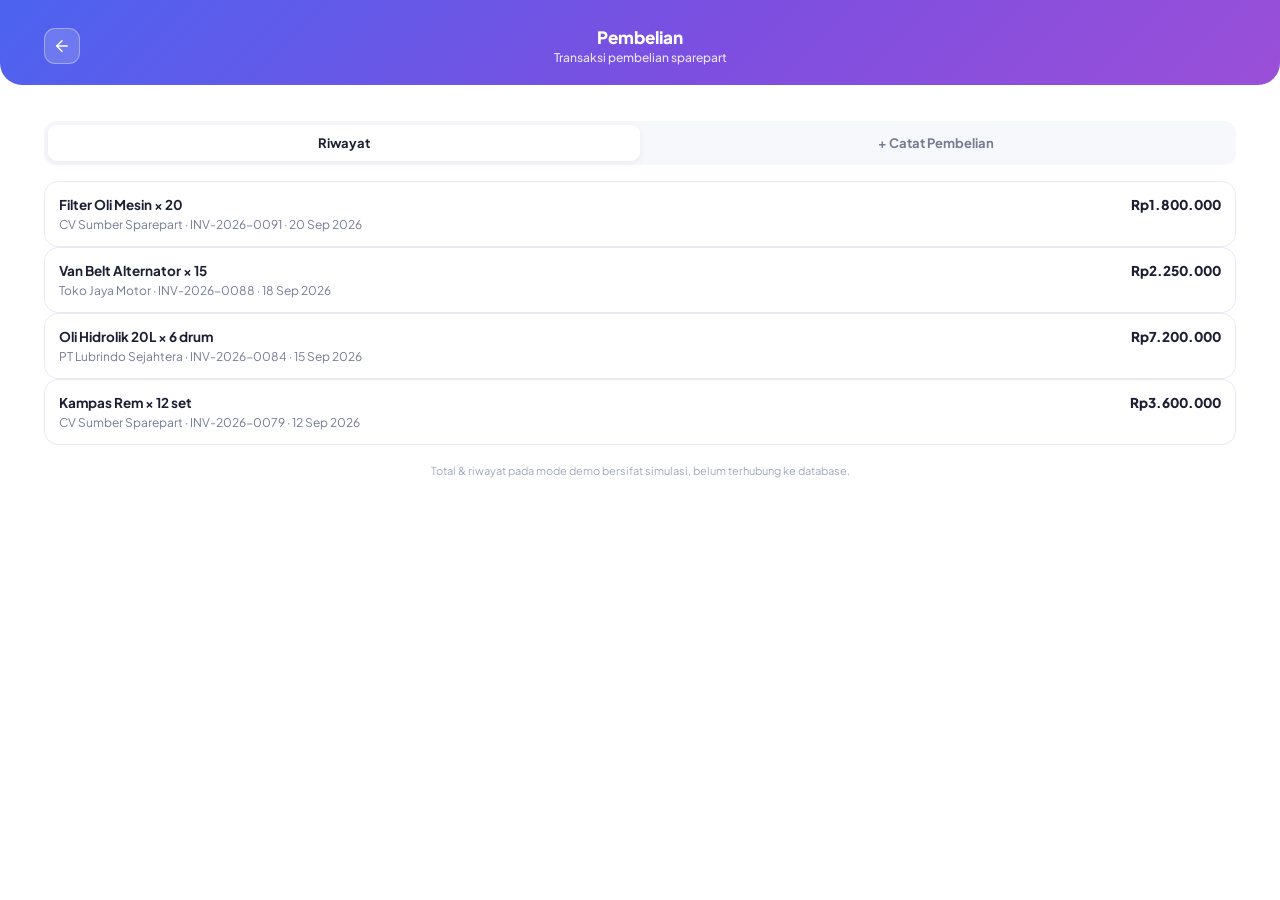
<file: pembelian.html>
<!DOCTYPE html>
<html lang="id">
<head>
<meta charset="UTF-8">
<meta name="viewport" content="width=device-width, initial-scale=1.0">
<title>Pembelian — TaniRaya ERP</title>
<link rel="stylesheet" href="css/style.css">
</head>
<body>
<div class="app-shell">

  <header class="app-header app-header--sub">
    <div class="app-header__row">
      <button class="icon-btn" onclick="window.location.href='dashboard.html'" aria-label="Kembali">
        <svg viewBox="0 0 24 24" fill="none" stroke="currentColor" stroke-width="2" stroke-linecap="round" stroke-linejoin="round"><line x1="19" y1="12" x2="5" y2="12"/><polyline points="12 19 5 12 12 5"/></svg>
      </button>
      <div class="app-header__titles">
        <div class="app-header__title">Pembelian</div>
        <div class="app-header__sub">Transaksi pembelian sparepart</div>
      </div>
      <span style="width:36px"></span>
    </div>
  </header>

  <main class="app-main">

    <div class="tabs">
      <button class="tab-btn is-active" data-tab-target="viewList">Riwayat</button>
      <button class="tab-btn" data-tab-target="viewForm">+ Catat Pembelian</button>
    </div>

    <!-- ===================== LIST VIEW ===================== -->
    <section id="viewList" class="view list-view is-active">

      <div class="list-card">
        <div class="list-card__main">
          <span class="list-card__title">Filter Oli Mesin × 20</span>
          <span class="list-card__meta">CV Sumber Sparepart · INV-2026-0091 · 20 Sep 2026</span>
        </div>
        <div class="list-card__side">
          <span class="list-card__value">Rp1.800.000</span>
        </div>
      </div>

      <div class="list-card">
        <div class="list-card__main">
          <span class="list-card__title">Van Belt Alternator × 15</span>
          <span class="list-card__meta">Toko Jaya Motor · INV-2026-0088 · 18 Sep 2026</span>
        </div>
        <div class="list-card__side">
          <span class="list-card__value">Rp2.250.000</span>
        </div>
      </div>

      <div class="list-card">
        <div class="list-card__main">
          <span class="list-card__title">Oli Hidrolik 20L × 6 drum</span>
          <span class="list-card__meta">PT Lubrindo Sejahtera · INV-2026-0084 · 15 Sep 2026</span>
        </div>
        <div class="list-card__side">
          <span class="list-card__value">Rp7.200.000</span>
        </div>
      </div>

      <div class="list-card">
        <div class="list-card__main">
          <span class="list-card__title">Kampas Rem × 12 set</span>
          <span class="list-card__meta">CV Sumber Sparepart · INV-2026-0079 · 12 Sep 2026</span>
        </div>
        <div class="list-card__side">
          <span class="list-card__value">Rp3.600.000</span>
        </div>
      </div>

    </section>

    <!-- ===================== FORM VIEW ===================== -->
    <section id="viewForm" class="view">
      <form onsubmit="return handleDemoSubmit(event, 'Transaksi pembelian tersimpan, stok akan otomatis bertambah (demo)', 'viewList')">

        <div class="form-group">
          <label class="form-label" for="pb-preorder">Terkait Pre-Order (opsional)</label>
          <select class="form-control" id="pb-preorder">
            <option value="">— Tidak terkait pre-order —</option>
            <option>Filter Oli Mesin — 8 pcs (Disetujui)</option>
          </select>
        </div>

        <div class="form-group">
          <label class="form-label" for="pb-sparepart">Sparepart</label>
          <input class="form-control" id="pb-sparepart" placeholder="contoh: Filter Oli Mesin" required>
        </div>

        <div class="form-row">
          <div class="form-group">
            <label class="form-label" for="pb-qty">Jumlah</label>
            <input class="form-control" id="pb-qty" type="number" min="1" placeholder="0" required>
          </div>
          <div class="form-group">
            <label class="form-label" for="pb-harga">Harga Satuan (Rp)</label>
            <input class="form-control" id="pb-harga" type="number" min="0" placeholder="0">
          </div>
        </div>

        <div class="form-group">
          <label class="form-label" for="pb-supplier">Supplier</label>
          <input class="form-control" id="pb-supplier" placeholder="contoh: CV Sumber Sparepart">
        </div>

        <div class="form-row">
          <div class="form-group">
            <label class="form-label" for="pb-invoice">No. PO / Invoice</label>
            <input class="form-control" id="pb-invoice" placeholder="INV-2026-XXXX">
          </div>
          <div class="form-group">
            <label class="form-label" for="pb-tanggal">Tanggal</label>
            <input class="form-control" id="pb-tanggal" type="date">
          </div>
        </div>

        <button type="submit" class="btn btn-primary btn-block">Simpan Pembelian</button>
      </form>
    </section>

    <p class="demo-note">Total &amp; riwayat pada mode demo bersifat simulasi, belum terhubung ke database.</p>

  </main>
</div>

<script src="js/main.js"></script>
</body>
</html>
</file>
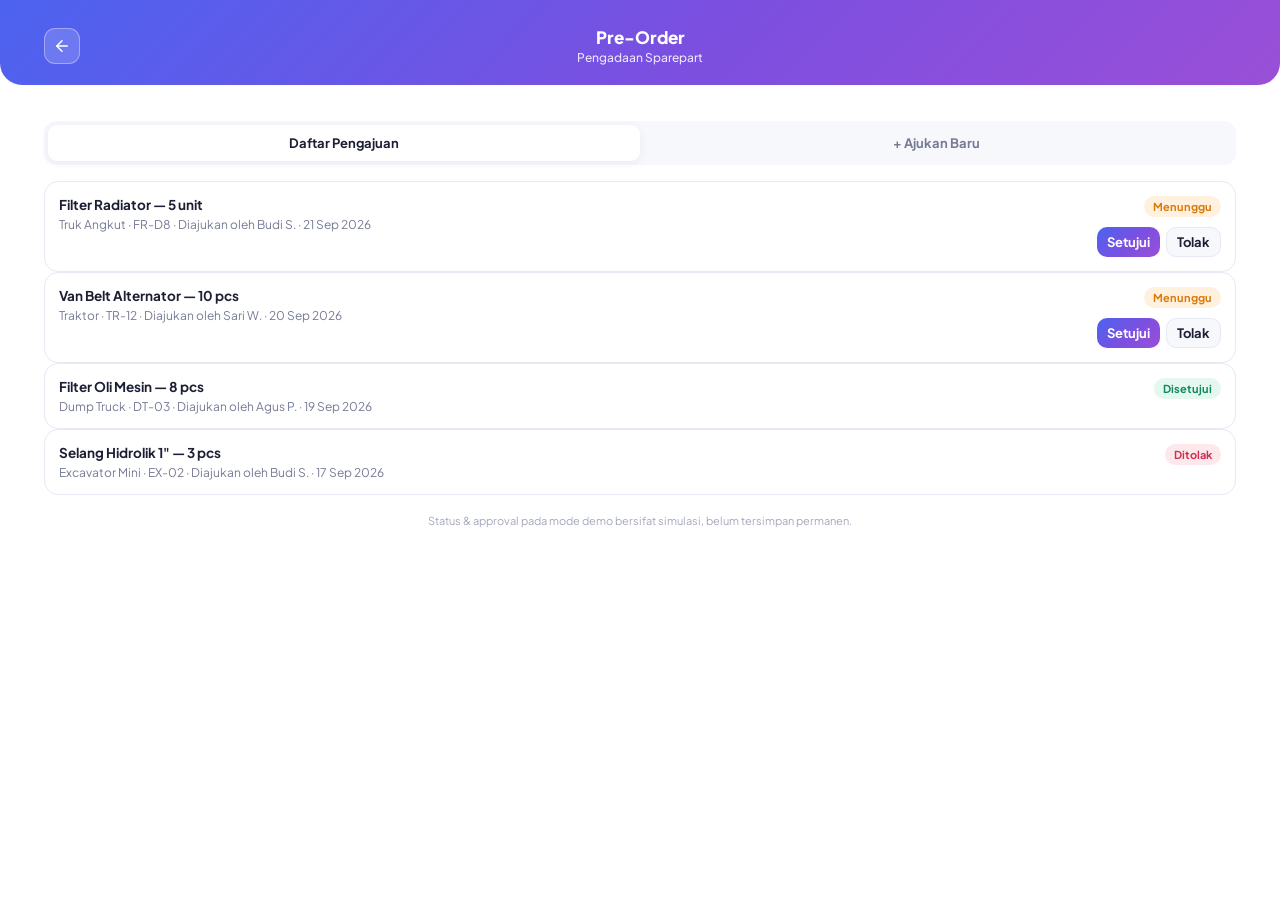
<file: preorder.html>
<!DOCTYPE html>
<html lang="id">
<head>
<meta charset="UTF-8">
<meta name="viewport" content="width=device-width, initial-scale=1.0">
<title>Pre-Order — TaniRaya ERP</title>
<link rel="stylesheet" href="css/style.css">
</head>
<body>
<div class="app-shell">

  <header class="app-header app-header--sub">
    <div class="app-header__row">
      <button class="icon-btn" onclick="window.location.href='dashboard.html'" aria-label="Kembali">
        <svg viewBox="0 0 24 24" fill="none" stroke="currentColor" stroke-width="2" stroke-linecap="round" stroke-linejoin="round"><line x1="19" y1="12" x2="5" y2="12"/><polyline points="12 19 5 12 12 5"/></svg>
      </button>
      <div class="app-header__titles">
        <div class="app-header__title">Pre-Order</div>
        <div class="app-header__sub">Pengadaan Sparepart</div>
      </div>
      <span style="width:36px"></span>
    </div>
  </header>

  <main class="app-main">

    <div class="tabs">
      <button class="tab-btn is-active" data-tab-target="viewList">Daftar Pengajuan</button>
      <button class="tab-btn" data-tab-target="viewForm">+ Ajukan Baru</button>
    </div>

    <!-- ===================== LIST VIEW ===================== -->
    <section id="viewList" class="view list-view is-active">

      <div class="list-card">
        <div class="list-card__main">
          <span class="list-card__title">Filter Radiator — 5 unit</span>
          <span class="list-card__meta">Truk Angkut · FR-D8 · Diajukan oleh Budi S. · 21 Sep 2026</span>
        </div>
        <div class="list-card__side">
          <span class="badge badge--pending">Menunggu</span>
          <div style="display:flex; gap:6px; margin-top:4px;">
            <button class="btn btn-sm btn-primary" style="width:auto; height:30px; padding:0 10px;" onclick="handleDemoAction(event,'Pre-order disetujui (demo)')">Setujui</button>
            <button class="btn btn-sm btn-secondary" style="width:auto; height:30px; padding:0 10px;" onclick="handleDemoAction(event,'Pre-order ditolak (demo)')">Tolak</button>
          </div>
        </div>
      </div>

      <div class="list-card">
        <div class="list-card__main">
          <span class="list-card__title">Van Belt Alternator — 10 pcs</span>
          <span class="list-card__meta">Traktor · TR-12 · Diajukan oleh Sari W. · 20 Sep 2026</span>
        </div>
        <div class="list-card__side">
          <span class="badge badge--pending">Menunggu</span>
          <div style="display:flex; gap:6px; margin-top:4px;">
            <button class="btn btn-sm btn-primary" style="width:auto; height:30px; padding:0 10px;" onclick="handleDemoAction(event,'Pre-order disetujui (demo)')">Setujui</button>
            <button class="btn btn-sm btn-secondary" style="width:auto; height:30px; padding:0 10px;" onclick="handleDemoAction(event,'Pre-order ditolak (demo)')">Tolak</button>
          </div>
        </div>
      </div>

      <div class="list-card">
        <div class="list-card__main">
          <span class="list-card__title">Filter Oli Mesin — 8 pcs</span>
          <span class="list-card__meta">Dump Truck · DT-03 · Diajukan oleh Agus P. · 19 Sep 2026</span>
        </div>
        <div class="list-card__side">
          <span class="badge badge--approved">Disetujui</span>
        </div>
      </div>

      <div class="list-card">
        <div class="list-card__main">
          <span class="list-card__title">Selang Hidrolik 1"  — 3 pcs</span>
          <span class="list-card__meta">Excavator Mini · EX-02 · Diajukan oleh Budi S. · 17 Sep 2026</span>
        </div>
        <div class="list-card__side">
          <span class="badge badge--rejected">Ditolak</span>
        </div>
      </div>

    </section>

    <!-- ===================== FORM VIEW ===================== -->
    <section id="viewForm" class="view">
      <form onsubmit="return handleDemoSubmit(event, 'Pengajuan pre-order terkirim ke approver (demo)', 'viewList')">

        <div class="form-group">
          <label class="form-label" for="po-sparepart">Nama Sparepart</label>
          <input class="form-control" id="po-sparepart" placeholder="contoh: Filter Oli Mesin" required>
        </div>

        <div class="form-row">
          <div class="form-group">
            <label class="form-label" for="po-qty">Jumlah</label>
            <input class="form-control" id="po-qty" type="number" min="1" placeholder="0" required>
          </div>
          <div class="form-group">
            <label class="form-label" for="po-satuan">Satuan</label>
            <select class="form-control" id="po-satuan">
              <option>Pcs</option>
              <option>Unit</option>
              <option>Set</option>
              <option>Liter</option>
              <option>Meter</option>
            </select>
          </div>
        </div>

        <div class="form-group">
          <label class="form-label" for="po-armada">Unit Armada Terkait</label>
          <select class="form-control" id="po-armada">
            <option>Truk Angkut — FR-D8</option>
            <option>Traktor — TR-12</option>
            <option>Dump Truck — DT-03</option>
            <option>Excavator Mini — EX-02</option>
          </select>
        </div>

        <div class="form-group">
          <label class="form-label" for="po-tanggal">Tanggal Dibutuhkan</label>
          <input class="form-control" id="po-tanggal" type="date">
        </div>

        <div class="form-group">
          <label class="form-label" for="po-catatan">Alasan / Catatan</label>
          <textarea class="form-control" id="po-catatan" rows="3" placeholder="contoh: stok habis, komponen aus"></textarea>
        </div>

        <button type="submit" class="btn btn-primary btn-block">Ajukan Pre-Order</button>
      </form>
    </section>

    <p class="demo-note">Status &amp; approval pada mode demo bersifat simulasi, belum tersimpan permanen.</p>

  </main>
</div>

<script src="js/main.js"></script>
</body>
</html>
</file>
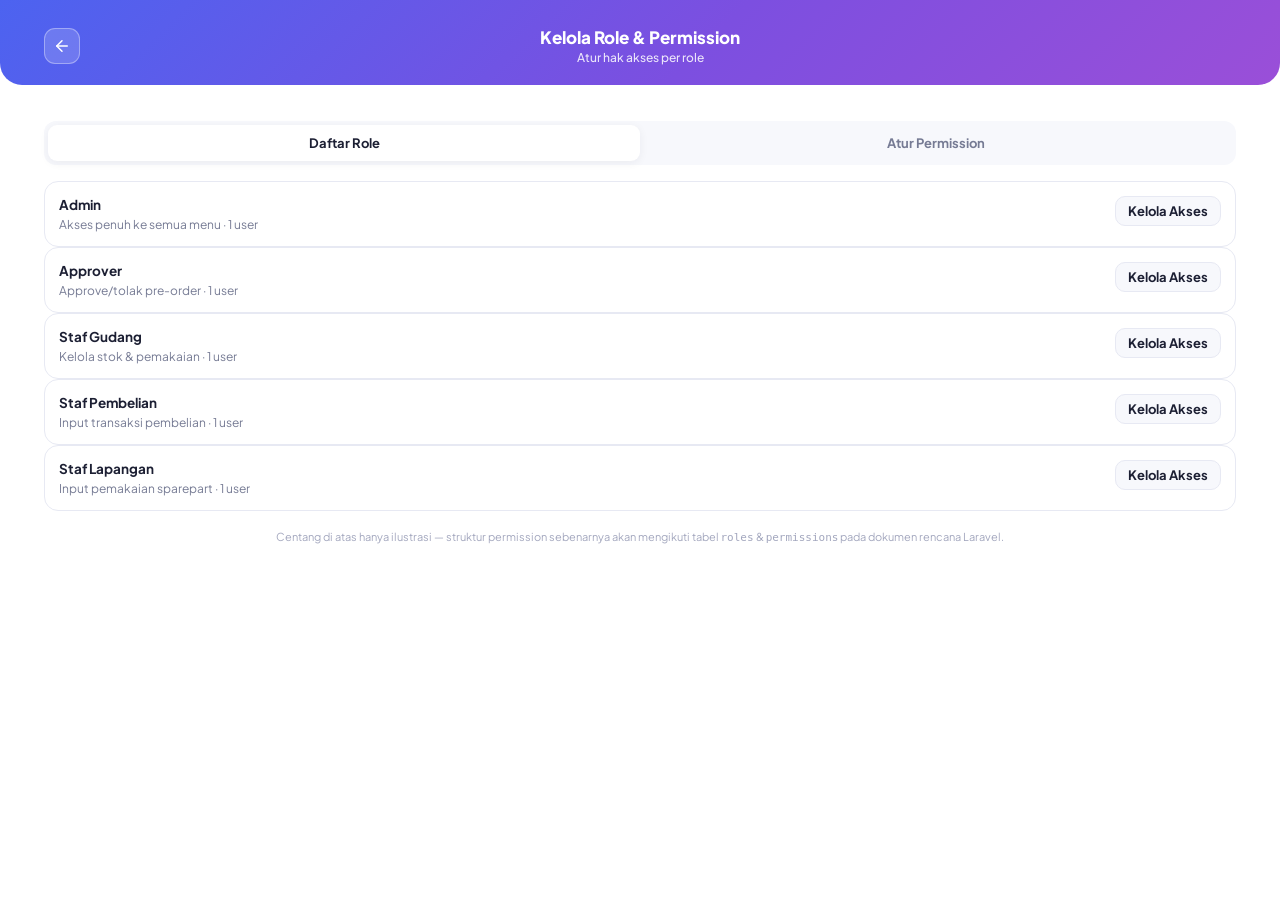
<file: role-permission.html>
<!DOCTYPE html>
<html lang="id">
<head>
<meta charset="UTF-8">
<meta name="viewport" content="width=device-width, initial-scale=1.0">
<title>Kelola Role &amp; Permission — TaniRaya ERP</title>
<link rel="stylesheet" href="css/style.css">
</head>
<body>
<div class="app-shell">

  <header class="app-header app-header--sub">
    <div class="app-header__row">
      <button class="icon-btn" onclick="window.location.href='dashboard.html'" aria-label="Kembali">
        <svg viewBox="0 0 24 24" fill="none" stroke="currentColor" stroke-width="2" stroke-linecap="round" stroke-linejoin="round"><line x1="19" y1="12" x2="5" y2="12"/><polyline points="12 19 5 12 12 5"/></svg>
      </button>
      <div class="app-header__titles">
        <div class="app-header__title">Kelola Role &amp; Permission</div>
        <div class="app-header__sub">Atur hak akses per role</div>
      </div>
      <span style="width:36px"></span>
    </div>
  </header>

  <main class="app-main">

    <div class="tabs">
      <button class="tab-btn is-active" data-tab-target="viewList">Daftar Role</button>
      <button class="tab-btn" data-tab-target="viewForm">Atur Permission</button>
    </div>

    <!-- ===================== LIST VIEW ===================== -->
    <section id="viewList" class="view list-view is-active">

      <div class="list-card">
        <div class="list-card__main">
          <span class="list-card__title">Admin</span>
          <span class="list-card__meta">Akses penuh ke semua menu · 1 user</span>
        </div>
        <div class="list-card__side">
          <button class="btn btn-sm btn-secondary" style="width:auto; height:30px; padding:0 12px;" onclick="switchView('viewForm', document.querySelector('[data-tab-target=viewForm]'))">Kelola Akses</button>
        </div>
      </div>

      <div class="list-card">
        <div class="list-card__main">
          <span class="list-card__title">Approver</span>
          <span class="list-card__meta">Approve/tolak pre-order · 1 user</span>
        </div>
        <div class="list-card__side">
          <button class="btn btn-sm btn-secondary" style="width:auto; height:30px; padding:0 12px;" onclick="switchView('viewForm', document.querySelector('[data-tab-target=viewForm]'))">Kelola Akses</button>
        </div>
      </div>

      <div class="list-card">
        <div class="list-card__main">
          <span class="list-card__title">Staf Gudang</span>
          <span class="list-card__meta">Kelola stok &amp; pemakaian · 1 user</span>
        </div>
        <div class="list-card__side">
          <button class="btn btn-sm btn-secondary" style="width:auto; height:30px; padding:0 12px;" onclick="switchView('viewForm', document.querySelector('[data-tab-target=viewForm]'))">Kelola Akses</button>
        </div>
      </div>

      <div class="list-card">
        <div class="list-card__main">
          <span class="list-card__title">Staf Pembelian</span>
          <span class="list-card__meta">Input transaksi pembelian · 1 user</span>
        </div>
        <div class="list-card__side">
          <button class="btn btn-sm btn-secondary" style="width:auto; height:30px; padding:0 12px;" onclick="switchView('viewForm', document.querySelector('[data-tab-target=viewForm]'))">Kelola Akses</button>
        </div>
      </div>

      <div class="list-card">
        <div class="list-card__main">
          <span class="list-card__title">Staf Lapangan</span>
          <span class="list-card__meta">Input pemakaian sparepart · 1 user</span>
        </div>
        <div class="list-card__side">
          <button class="btn btn-sm btn-secondary" style="width:auto; height:30px; padding:0 12px;" onclick="switchView('viewForm', document.querySelector('[data-tab-target=viewForm]'))">Kelola Akses</button>
        </div>
      </div>

    </section>

    <!-- ===================== FORM VIEW (permission checklist) ===================== -->
    <section id="viewForm" class="view">
      <form onsubmit="return handleDemoSubmit(event, 'Perubahan hak akses tersimpan (demo)', 'viewList')">

        <div class="form-group">
          <label class="form-label" for="rp-role">Role yang Diatur</label>
          <select class="form-control" id="rp-role">
            <option>Admin</option>
            <option selected>Approver</option>
            <option>Staf Gudang</option>
            <option>Staf Pembelian</option>
            <option>Staf Lapangan</option>
          </select>
        </div>

        <div class="list-card" style="display:block;">
          <span class="list-card__title">Pre-Order</span>
          <div style="margin-top:10px; display:flex; flex-direction:column; gap:10px;">
            <label class="form-check"><input type="checkbox" checked> Lihat daftar pre-order</label>
            <label class="form-check"><input type="checkbox"> Ajukan pre-order baru</label>
            <label class="form-check"><input type="checkbox" checked> Setujui / tolak pre-order</label>
          </div>
        </div>

        <div class="list-card" style="display:block;">
          <span class="list-card__title">Pemakaian</span>
          <div style="margin-top:10px; display:flex; flex-direction:column; gap:10px;">
            <label class="form-check"><input type="checkbox" checked> Lihat riwayat pemakaian</label>
            <label class="form-check"><input type="checkbox"> Catat pemakaian baru</label>
          </div>
        </div>

        <div class="list-card" style="display:block;">
          <span class="list-card__title">Pembelian</span>
          <div style="margin-top:10px; display:flex; flex-direction:column; gap:10px;">
            <label class="form-check"><input type="checkbox" checked> Lihat riwayat pembelian</label>
            <label class="form-check"><input type="checkbox"> Catat pembelian baru</label>
          </div>
        </div>

        <div class="list-card" style="display:block;">
          <span class="list-card__title">Update Stok</span>
          <div style="margin-top:10px; display:flex; flex-direction:column; gap:10px;">
            <label class="form-check"><input type="checkbox" checked> Lihat stok terkini</label>
            <label class="form-check"><input type="checkbox"> Lakukan penyesuaian stok</label>
          </div>
        </div>

        <div class="list-card" style="display:block;">
          <span class="list-card__title">Master Data (Sparepart, Armada, Supplier)</span>
          <div style="margin-top:10px; display:flex; flex-direction:column; gap:10px;">
            <label class="form-check"><input type="checkbox" checked> Lihat data master</label>
            <label class="form-check"><input type="checkbox"> Tambah / edit data master</label>
            <label class="form-check"><input type="checkbox"> Hapus data master</label>
          </div>
        </div>

        <div class="list-card" style="display:block;">
          <span class="list-card__title">Master User</span>
          <div style="margin-top:10px; display:flex; flex-direction:column; gap:10px;">
            <label class="form-check"><input type="checkbox"> Lihat daftar user</label>
            <label class="form-check"><input type="checkbox"> Tambah / edit user</label>
            <label class="form-check"><input type="checkbox"> Kelola role &amp; permission</label>
          </div>
        </div>

        <button type="submit" class="btn btn-primary btn-block">Simpan Perubahan Akses</button>
      </form>
    </section>

    <p class="demo-note">Centang di atas hanya ilustrasi — struktur permission sebenarnya akan mengikuti tabel <code>roles</code> &amp; <code>permissions</code> pada dokumen rencana Laravel.</p>

  </main>
</div>

<script src="js/main.js"></script>
</body>
</html>
</file>
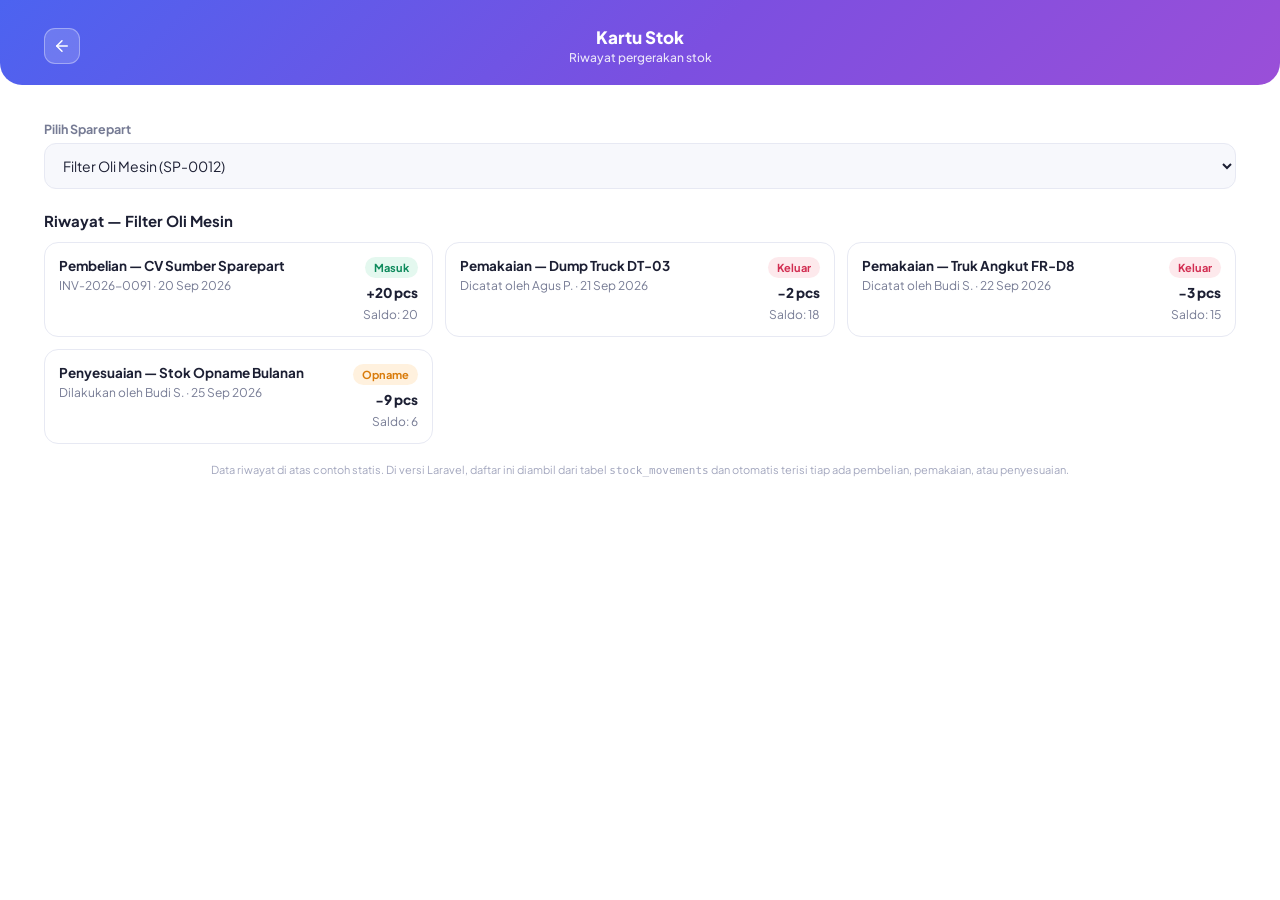
<file: stock-ledger.html>
<!DOCTYPE html>
<html lang="id">
<head>
<meta charset="UTF-8">
<meta name="viewport" content="width=device-width, initial-scale=1.0">
<title>Kartu Stok — TaniRaya ERP</title>
<link rel="stylesheet" href="css/style.css">
</head>
<body>
<div class="app-shell">

  <header class="app-header app-header--sub">
    <div class="app-header__row">
      <button class="icon-btn" onclick="window.location.href='update-stok.html'" aria-label="Kembali">
        <svg viewBox="0 0 24 24" fill="none" stroke="currentColor" stroke-width="2" stroke-linecap="round" stroke-linejoin="round"><line x1="19" y1="12" x2="5" y2="12"/><polyline points="12 19 5 12 12 5"/></svg>
      </button>
      <div class="app-header__titles">
        <div class="app-header__title">Kartu Stok</div>
        <div class="app-header__sub">Riwayat pergerakan stok</div>
      </div>
      <span style="width:36px"></span>
    </div>
  </header>

  <main class="app-main">

    <div class="form-group">
      <label class="form-label" for="ks-filter">Pilih Sparepart</label>
      <select class="form-control" id="ks-filter" onchange="showToast('Menampilkan kartu stok — ' + this.value + ' (demo)')">
        <option>Filter Oli Mesin (SP-0012)</option>
        <option>Van Belt Alternator (SP-0024)</option>
        <option>Oli Hidrolik 20L (SP-0031)</option>
        <option>Kampas Rem (SP-0045)</option>
      </select>
    </div>

    <section class="section">
      <div class="section__head">
        <h2 class="section__title">Riwayat — Filter Oli Mesin</h2>
      </div>

      <div class="list-view is-active">

        <div class="list-card">
          <div class="list-card__main">
            <span class="list-card__title">Pembelian — CV Sumber Sparepart</span>
            <span class="list-card__meta">INV-2026-0091 · 20 Sep 2026</span>
          </div>
          <div class="list-card__side">
            <span class="badge badge--approved">Masuk</span>
            <span class="list-card__value">+20 pcs</span>
            <span class="list-card__meta">Saldo: 20</span>
          </div>
        </div>

        <div class="list-card">
          <div class="list-card__main">
            <span class="list-card__title">Pemakaian — Dump Truck DT-03</span>
            <span class="list-card__meta">Dicatat oleh Agus P. · 21 Sep 2026</span>
          </div>
          <div class="list-card__side">
            <span class="badge badge--rejected">Keluar</span>
            <span class="list-card__value">−2 pcs</span>
            <span class="list-card__meta">Saldo: 18</span>
          </div>
        </div>

        <div class="list-card">
          <div class="list-card__main">
            <span class="list-card__title">Pemakaian — Truk Angkut FR-D8</span>
            <span class="list-card__meta">Dicatat oleh Budi S. · 22 Sep 2026</span>
          </div>
          <div class="list-card__side">
            <span class="badge badge--rejected">Keluar</span>
            <span class="list-card__value">−3 pcs</span>
            <span class="list-card__meta">Saldo: 15</span>
          </div>
        </div>

        <div class="list-card">
          <div class="list-card__main">
            <span class="list-card__title">Penyesuaian — Stok Opname Bulanan</span>
            <span class="list-card__meta">Dilakukan oleh Budi S. · 25 Sep 2026</span>
          </div>
          <div class="list-card__side">
            <span class="badge badge--pending">Opname</span>
            <span class="list-card__value">−9 pcs</span>
            <span class="list-card__meta">Saldo: 6</span>
          </div>
        </div>

      </div>
    </section>

    <p class="demo-note">Data riwayat di atas contoh statis. Di versi Laravel, daftar ini diambil dari tabel <code>stock_movements</code> dan otomatis terisi tiap ada pembelian, pemakaian, atau penyesuaian.</p>

  </main>
</div>

<script src="js/main.js"></script>
</body>
</html>
</file>
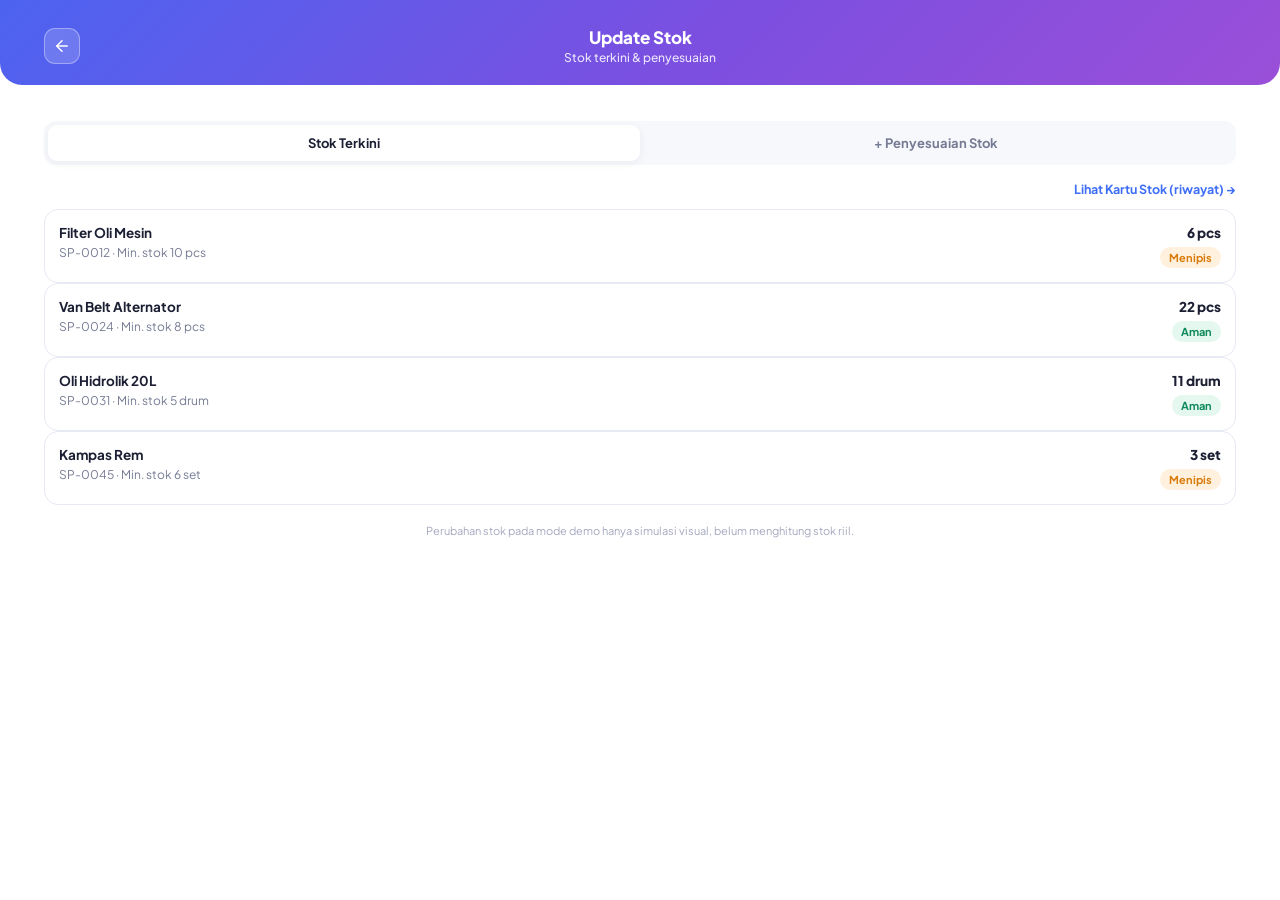
<file: update-stok.html>
<!DOCTYPE html>
<html lang="id">
<head>
<meta charset="UTF-8">
<meta name="viewport" content="width=device-width, initial-scale=1.0">
<title>Update Stok — TaniRaya ERP</title>
<link rel="stylesheet" href="css/style.css">
</head>
<body>
<div class="app-shell">

  <header class="app-header app-header--sub">
    <div class="app-header__row">
      <button class="icon-btn" onclick="window.location.href='dashboard.html'" aria-label="Kembali">
        <svg viewBox="0 0 24 24" fill="none" stroke="currentColor" stroke-width="2" stroke-linecap="round" stroke-linejoin="round"><line x1="19" y1="12" x2="5" y2="12"/><polyline points="12 19 5 12 12 5"/></svg>
      </button>
      <div class="app-header__titles">
        <div class="app-header__title">Update Stok</div>
        <div class="app-header__sub">Stok terkini &amp; penyesuaian</div>
      </div>
      <span style="width:36px"></span>
    </div>
  </header>

  <main class="app-main">

    <div class="tabs">
      <button class="tab-btn is-active" data-tab-target="viewList">Stok Terkini</button>
      <button class="tab-btn" data-tab-target="viewForm">+ Penyesuaian Stok</button>
    </div>

    <div style="display:flex; justify-content:flex-end; margin-bottom:12px;">
      <a href="stock-ledger.html" class="section__link">Lihat Kartu Stok (riwayat) →</a>
    </div>

    <!-- ===================== LIST VIEW ===================== -->
    <section id="viewList" class="view list-view is-active">

      <div class="list-card">
        <div class="list-card__main">
          <span class="list-card__title">Filter Oli Mesin</span>
          <span class="list-card__meta">SP-0012 · Min. stok 10 pcs</span>
        </div>
        <div class="list-card__side">
          <span class="list-card__value">6 pcs</span>
          <span class="badge badge--pending">Menipis</span>
        </div>
      </div>

      <div class="list-card">
        <div class="list-card__main">
          <span class="list-card__title">Van Belt Alternator</span>
          <span class="list-card__meta">SP-0024 · Min. stok 8 pcs</span>
        </div>
        <div class="list-card__side">
          <span class="list-card__value">22 pcs</span>
          <span class="badge badge--active">Aman</span>
        </div>
      </div>

      <div class="list-card">
        <div class="list-card__main">
          <span class="list-card__title">Oli Hidrolik 20L</span>
          <span class="list-card__meta">SP-0031 · Min. stok 5 drum</span>
        </div>
        <div class="list-card__side">
          <span class="list-card__value">11 drum</span>
          <span class="badge badge--active">Aman</span>
        </div>
      </div>

      <div class="list-card">
        <div class="list-card__main">
          <span class="list-card__title">Kampas Rem</span>
          <span class="list-card__meta">SP-0045 · Min. stok 6 set</span>
        </div>
        <div class="list-card__side">
          <span class="list-card__value">3 set</span>
          <span class="badge badge--pending">Menipis</span>
        </div>
      </div>

    </section>

    <!-- ===================== FORM VIEW ===================== -->
    <section id="viewForm" class="view">
      <form onsubmit="return handleDemoSubmit(event, 'Penyesuaian stok tersimpan (demo)', 'viewList')">

        <div class="form-group">
          <label class="form-label" for="us-sparepart">Sparepart</label>
          <select class="form-control" id="us-sparepart" required>
            <option value="">Pilih sparepart…</option>
            <option>Filter Oli Mesin — stok sistem: 6 pcs</option>
            <option>Van Belt Alternator — stok sistem: 22 pcs</option>
            <option>Oli Hidrolik 20L — stok sistem: 11 drum</option>
            <option>Kampas Rem — stok sistem: 3 set</option>
          </select>
        </div>

        <div class="form-row">
          <div class="form-group">
            <label class="form-label" for="us-jenis">Jenis Penyesuaian</label>
            <select class="form-control" id="us-jenis">
              <option>Stok Opname (koreksi)</option>
              <option>Barang Rusak / Hilang</option>
              <option>Retur ke Supplier</option>
              <option>Lainnya</option>
            </select>
          </div>
          <div class="form-group">
            <label class="form-label" for="us-qty">Stok Fisik Aktual</label>
            <input class="form-control" id="us-qty" type="number" min="0" placeholder="0" required>
          </div>
        </div>

        <div class="form-group">
          <label class="form-label" for="us-alasan">Alasan Penyesuaian</label>
          <textarea class="form-control" id="us-alasan" rows="3" placeholder="contoh: selisih hasil stok opname bulanan" required></textarea>
        </div>

        <div class="form-group">
          <label class="form-label" for="us-pic">Dilakukan Oleh</label>
          <input class="form-control" id="us-pic" placeholder="Nama staf gudang">
        </div>

        <button type="submit" class="btn btn-primary btn-block">Simpan Penyesuaian</button>
      </form>
    </section>

    <p class="demo-note">Perubahan stok pada mode demo hanya simulasi visual, belum menghitung stok riil.</p>

  </main>
</div>

<script src="js/main.js"></script>
</body>
</html>
</file>
<file: css/style.css>
/* ==========================================================================
   TaniRaya ERP — Shared Stylesheet (Static Prototype)
   ========================================================================== */

@import url('https://fonts.googleapis.com/css2?family=Plus+Jakarta+Sans:wght@400;500;600;700;800&display=swap');

:root {
  /* Brand gradient */
  --grad-header: linear-gradient(135deg, #4C63F0 0%, #7C4FE0 55%, #9A4FD8 100%);

  /* Base surface */
  --color-bg-page: #EEF0F6;
  --color-bg: #FFFFFF;
  --color-surface: #F7F8FC;
  --color-border: #E7E9F3;

  /* Text */
  --color-text: #1C1F33;
  --color-text-muted: #767B94;
  --color-text-faint: #A3A7BE;

  /* Module accent colors */
  --c-blue: #3E6DF6;
  --c-blue-dark: #2F53D4;
  --c-green: #17A672;
  --c-green-dark: #0E8A5C;
  --c-amber: #F5941F;
  --c-amber-dark: #D97B0A;
  --c-rose: #F0466B;
  --c-rose-dark: #D22E52;
  --c-violet: #8B4FE0;
  --c-violet-dark: #6E33C4;
  --c-teal: #12A3A1;
  --c-teal-dark: #0C8482;
  --c-indigo: #5B5FE0;
  --c-indigo-dark: #4341C4;
  --c-fuchsia: #C0389E;
  --c-fuchsia-dark: #9E2680;

  --radius-lg: 20px;
  --radius-md: 14px;
  --radius-sm: 10px;
  --shadow-card: 0 10px 24px -12px rgba(28, 31, 51, 0.18);
  --shadow-soft: 0 2px 10px rgba(28, 31, 51, 0.06);
}

* { box-sizing: border-box; }

html, body {
  margin: 0;
  padding: 0;
  min-height: 100%;
}

body {
  font-family: 'Plus Jakarta Sans', -apple-system, BlinkMacSystemFont, 'Segoe UI', Roboto, sans-serif;
  background: var(--color-bg-page);
  color: var(--color-text);
  -webkit-font-smoothing: antialiased;
}

a { color: inherit; text-decoration: none; }
button { font-family: inherit; }

/* ---------- App shell: fills the full width of the screen, on any device ---------- */
.app-shell {
  width: 100%;
  margin: 0 auto;
  min-height: 100vh;
  background: var(--color-bg);
  box-shadow: var(--shadow-card);
  display: flex;
  flex-direction: column;
  position: relative;
}

/* The login screen stays a compact centered card at every width */
body.login-page .app-shell { max-width: 480px; }

.app-main {
  flex: 1;
  padding: 20px 18px 96px;
}

@media (min-width: 700px) {
  .app-main { padding: 28px 32px 100px; }
}

@media (min-width: 1024px) {
  .app-main { padding: 36px 44px 100px; }
}

/* ---------------------------- Headers ---------------------------- */
.app-header {
  background: var(--grad-header);
  color: #fff;
  padding: 18px 18px 26px;
  border-radius: 0 0 26px 26px;
}

@media (min-width: 700px) {
  .app-header { padding: 22px 32px 30px; }
}

@media (min-width: 1024px) {
  .app-header { padding: 26px 44px 34px; }
  .brand__mark { width: 46px; height: 46px; font-size: 16px; }
  .brand__text strong { font-size: 19px; }
  .brand__text span { font-size: 13px; }
}

.app-header__row {
  display: flex;
  align-items: center;
  justify-content: space-between;
  gap: 12px;
}

.brand { display: flex; align-items: center; gap: 10px; }

.brand__mark {
  width: 40px; height: 40px;
  border-radius: 12px;
  background: rgba(255,255,255,0.18);
  display: flex; align-items: center; justify-content: center;
  font-weight: 800; font-size: 15px; letter-spacing: 0.2px;
  border: 1px solid rgba(255,255,255,0.35);
}

.brand__text { display: flex; flex-direction: column; line-height: 1.2; }
.brand__text strong { font-size: 17px; font-weight: 800; }
.brand__text span { font-size: 12px; opacity: 0.85; font-weight: 500; }

.header-actions { display: flex; align-items: center; gap: 10px; }

.live-clock {
  font-size: 12.5px;
  font-weight: 600;
  text-align: right;
  opacity: 0.92;
  line-height: 1.3;
  display: flex;
  flex-direction: column;
}
.live-clock .clock-time { font-size: 15px; font-weight: 800; }

.icon-btn {
  width: 36px; height: 36px;
  border-radius: 11px;
  border: 1px solid rgba(255,255,255,0.35);
  background: rgba(255,255,255,0.16);
  color: #fff;
  display: flex; align-items: center; justify-content: center;
  cursor: pointer;
  flex-shrink: 0;
}
.icon-btn svg { width: 18px; height: 18px; }
.icon-btn:active { transform: scale(0.94); }

.icon-btn--ghost { background: transparent; border-color: rgba(255,255,255,0.4); }

/* Sub-page header (back arrow + title) */
.app-header--sub { padding-bottom: 20px; border-radius: 0 0 22px 22px; }
.app-header--sub .app-header__title { font-size: 17px; font-weight: 800; }
.app-header--sub .app-header__sub { font-size: 12px; opacity: 0.85; font-weight: 500; margin-top: 2px; }
.app-header__titles { flex: 1; text-align: center; }

/* ------------------------------ Sections ------------------------------ */
.section { margin-top: 22px; }
.section:first-child { margin-top: 0; }

.section__head {
  display: flex; align-items: baseline; justify-content: space-between;
  margin-bottom: 12px;
}
.section__title { font-size: 15px; font-weight: 700; color: var(--color-text); margin: 0; }
.section__link { font-size: 12.5px; font-weight: 700; color: var(--c-blue); }

/* ------------------------------ Summary cards ------------------------------ */
.summary-grid {
  display: grid;
  grid-template-columns: 1fr 1fr;
  gap: 12px;
}

@media (min-width: 700px) {
  .summary-grid { grid-template-columns: repeat(3, 1fr); gap: 14px; }
}

@media (min-width: 1024px) {
  .summary-grid { grid-template-columns: repeat(4, 1fr); gap: 16px; }
  .summary-card { min-height: 108px; padding: 16px; }
  .summary-card__value { font-size: 18px; }
}

.summary-card {
  border-radius: var(--radius-md);
  padding: 14px;
  color: #fff;
  display: flex;
  flex-direction: column;
  gap: 18px;
  min-height: 96px;
  box-shadow: var(--shadow-soft);
  position: relative;
  overflow: hidden;
}
.summary-card:active { transform: scale(0.98); }

.summary-card__icon {
  width: 30px; height: 30px;
  border-radius: 9px;
  background: rgba(255,255,255,0.24);
  display: flex; align-items: center; justify-content: center;
}
.summary-card__icon svg { width: 16px; height: 16px; }

.summary-card__body { display: flex; flex-direction: column; gap: 2px; }
.summary-card__label { font-size: 12px; font-weight: 600; opacity: 0.92; }
.summary-card__value { font-size: 16px; font-weight: 800; line-height: 1.15; }

.summary-card--green { background: linear-gradient(135deg, var(--c-green), var(--c-green-dark)); }
.summary-card--blue { background: linear-gradient(135deg, var(--c-blue), var(--c-blue-dark)); }
.summary-card--amber { background: linear-gradient(135deg, var(--c-amber), var(--c-amber-dark)); }
.summary-card--rose { background: linear-gradient(135deg, var(--c-rose), var(--c-rose-dark)); }
.summary-card--violet { background: linear-gradient(135deg, var(--c-violet), var(--c-violet-dark)); grid-column: span 2; flex-direction: row; align-items: center; justify-content: space-between; min-height: 64px; }
.summary-card--violet .summary-card__body { flex-direction: row; align-items: center; gap: 10px; }

@media (min-width: 1024px) {
  .summary-card--violet { grid-column: span 4; min-height: 76px; }
}

/* ------------------------------ Menu grid ------------------------------ */
.menu-grid {
  display: grid;
  grid-template-columns: repeat(3, 1fr);
  gap: 18px 8px;
}

@media (min-width: 700px) {
  .menu-grid { grid-template-columns: repeat(6, 1fr); gap: 20px 12px; }
}

@media (min-width: 1024px) {
  .menu-item__icon { width: 62px; height: 62px; border-radius: 18px; }
  .menu-item__icon svg { width: 27px; height: 27px; }
  .menu-item__label { font-size: 13px; }
}

.menu-item {
  display: flex; flex-direction: column; align-items: center; gap: 8px;
  text-align: center;
}
.menu-item:active .menu-item__icon { transform: scale(0.92); }

.menu-item__icon {
  width: 54px; height: 54px;
  border-radius: 16px;
  display: flex; align-items: center; justify-content: center;
  box-shadow: var(--shadow-soft);
}
.menu-item__icon svg { width: 24px; height: 24px; color: #fff; }
.menu-item__label { font-size: 12px; font-weight: 600; color: var(--color-text); }

.menu-item__icon--blue { background: linear-gradient(135deg, var(--c-blue), var(--c-blue-dark)); }
.menu-item__icon--amber { background: linear-gradient(135deg, var(--c-amber), var(--c-amber-dark)); }
.menu-item__icon--violet { background: linear-gradient(135deg, var(--c-violet), var(--c-violet-dark)); }
.menu-item__icon--rose { background: linear-gradient(135deg, var(--c-rose), var(--c-rose-dark)); }
.menu-item__icon--green { background: linear-gradient(135deg, var(--c-green), var(--c-green-dark)); }
.menu-item__icon--teal { background: linear-gradient(135deg, var(--c-teal), var(--c-teal-dark)); }
.menu-item__icon--indigo { background: linear-gradient(135deg, var(--c-indigo), var(--c-indigo-dark)); }
.menu-item__icon--fuchsia { background: linear-gradient(135deg, var(--c-fuchsia), var(--c-fuchsia-dark)); }

/* ------------------------------ Buttons ------------------------------ */
.btn {
  display: inline-flex; align-items: center; justify-content: center; gap: 8px;
  height: 46px; padding: 0 18px;
  border-radius: 13px;
  font-size: 14px; font-weight: 700;
  border: none; cursor: pointer;
  width: 100%;
}
.btn:active { transform: scale(0.98); }
.btn-primary { background: var(--grad-header); color: #fff; }
.btn-secondary { background: var(--color-surface); color: var(--color-text); border: 1px solid var(--color-border); }
.btn-block { display: flex; }
.btn-sm { height: 36px; padding: 0 14px; font-size: 13px; border-radius: 10px; }

.fab {
  position: fixed;
  bottom: 24px;
  right: calc(50% - 240px + 20px);
  width: 54px; height: 54px;
  border-radius: 50%;
  background: var(--grad-header);
  color: #fff;
  border: none;
  box-shadow: 0 12px 20px -6px rgba(76, 99, 240, 0.55);
  display: flex; align-items: center; justify-content: center;
  cursor: pointer;
  z-index: 20;
}
@media (max-width: 560px) { .fab { right: 20px; } }
.fab svg { width: 22px; height: 22px; }

/* ------------------------------ Forms ------------------------------ */
.form-group { margin-bottom: 14px; }
.form-label { display: block; font-size: 12.5px; font-weight: 700; color: var(--color-text-muted); margin-bottom: 6px; }
.form-control {
  width: 100%;
  height: 46px;
  border-radius: 12px;
  border: 1px solid var(--color-border);
  background: var(--color-surface);
  padding: 0 14px;
  font-size: 14px;
  font-family: inherit;
  color: var(--color-text);
}
textarea.form-control { height: auto; padding: 12px 14px; resize: vertical; min-height: 80px; }
.form-control:focus { outline: none; border-color: var(--c-blue); background: #fff; }
.form-row { display: grid; grid-template-columns: 1fr 1fr; gap: 12px; }

/* ------------------------------ List / table cards ------------------------------ */
.list-card {
  border: 1px solid var(--color-border);
  border-radius: var(--radius-md);
  padding: 14px;
  margin-bottom: 10px;
  background: #fff;
  display: flex;
  justify-content: space-between;
  gap: 10px;
}
.list-card__main { display: flex; flex-direction: column; gap: 4px; }
.list-card__title { font-size: 13.5px; font-weight: 700; }
.list-card__meta { font-size: 12px; color: var(--color-text-muted); }
.list-card__side { display: flex; flex-direction: column; align-items: flex-end; gap: 6px; }
.list-card__value { font-size: 13.5px; font-weight: 800; }

.badge {
  font-size: 11px; font-weight: 700;
  padding: 4px 9px;
  border-radius: 999px;
  white-space: nowrap;
}
.badge--pending { background: #FFF1DE; color: var(--c-amber-dark); }
.badge--approved { background: #E4F8EF; color: var(--c-green-dark); }
.badge--rejected { background: #FDE9EC; color: var(--c-rose-dark); }
.badge--active { background: #E4F8EF; color: var(--c-green-dark); }
.badge--inactive { background: #F1F1F6; color: var(--color-text-muted); }
.badge--role-admin { background: #EFE5FC; color: var(--c-violet-dark); }
.badge--role-approver { background: #E1EBFF; color: var(--c-blue-dark); }
.badge--role-staff { background: #E4F8EF; color: var(--c-green-dark); }

.empty-state {
  text-align: center;
  padding: 32px 12px;
  color: var(--color-text-muted);
  font-size: 13px;
}

/* On wider screens, list records use the extra width as a 2-column grid,
   while forms stay a readable, constrained single column. */
@media (min-width: 700px) {
  .list-view.is-active {
    display: grid;
    grid-template-columns: repeat(2, 1fr);
    gap: 12px;
    align-items: start;
  }
  .list-view.is-active .list-card { margin-bottom: 0; }
}

@media (min-width: 1024px) {
  .list-view.is-active { grid-template-columns: repeat(3, 1fr); }
  #viewForm form { max-width: 620px; }
}

/* ------------------------------ Tabs ------------------------------ */
.tabs {
  display: flex;
  background: var(--color-surface);
  border-radius: 12px;
  padding: 4px;
  margin-bottom: 16px;
}
.tab-btn {
  flex: 1;
  border: none;
  background: transparent;
  padding: 10px 0;
  font-size: 13px;
  font-weight: 700;
  color: var(--color-text-muted);
  border-radius: 9px;
  cursor: pointer;
}
.tab-btn.is-active { background: #fff; color: var(--color-text); box-shadow: var(--shadow-soft); }

.view { display: none; }
.view.is-active { display: block; }

/* ------------------------------ Toast ------------------------------ */
.toast {
  position: fixed;
  left: 50%;
  bottom: 28px;
  transform: translate(-50%, 20px);
  background: #1C1F33;
  color: #fff;
  padding: 12px 18px;
  border-radius: 12px;
  font-size: 13px;
  font-weight: 600;
  opacity: 0;
  pointer-events: none;
  transition: opacity 0.25s ease, transform 0.25s ease;
  z-index: 50;
  display: flex;
  align-items: center;
  gap: 8px;
  max-width: 90%;
  text-align: center;
}
.toast.is-visible { opacity: 1; transform: translate(-50%, 0); pointer-events: auto; }

/* ------------------------------ Bottom note (demo notice) ------------------------------ */
.demo-note {
  font-size: 11px;
  color: var(--color-text-faint);
  text-align: center;
  margin-top: 18px;
  line-height: 1.5;
}

/* ------------------------------ Login page ------------------------------ */
.login-page { min-height: 100vh; display: flex; flex-direction: column; }
.login-hero {
  background: var(--grad-header);
  color: #fff;
  padding: 52px 26px 60px;
  border-radius: 0 0 36px 36px;
  text-align: center;
}
.login-hero__mark {
  width: 64px; height: 64px;
  border-radius: 18px;
  background: rgba(255,255,255,0.18);
  border: 1px solid rgba(255,255,255,0.4);
  display: flex; align-items: center; justify-content: center;
  margin: 0 auto 16px;
  font-weight: 800; font-size: 22px;
}
.login-hero h1 { font-size: 20px; font-weight: 800; margin: 0 0 6px; }
.login-hero p { font-size: 13px; opacity: 0.9; margin: 0; font-weight: 500; }

.login-form-wrap { flex: 1; padding: 26px 24px 32px; margin-top: -30px; }
.login-card {
  background: #fff;
  border-radius: 20px;
  box-shadow: var(--shadow-card);
  padding: 22px 20px;
}
.login-card h2 { font-size: 15px; font-weight: 800; margin: 0 0 4px; }
.login-card p.hint { font-size: 12.5px; color: var(--color-text-muted); margin: 0 0 18px; }
.form-check { display: flex; align-items: center; gap: 8px; font-size: 12.5px; color: var(--color-text-muted); margin-bottom: 18px; }
.form-check input { width: 16px; height: 16px; }
.login-footer-link { text-align: center; font-size: 12.5px; color: var(--color-text-muted); margin-top: 16px; }
.login-footer-link a { color: var(--c-blue); font-weight: 700; }

.role-hint {
  margin-top: 18px;
  background: var(--color-surface);
  border-radius: 12px;
  padding: 12px 14px;
  font-size: 11.5px;
  color: var(--color-text-muted);
  line-height: 1.6;
}
.role-hint strong { color: var(--color-text); }
</file>
